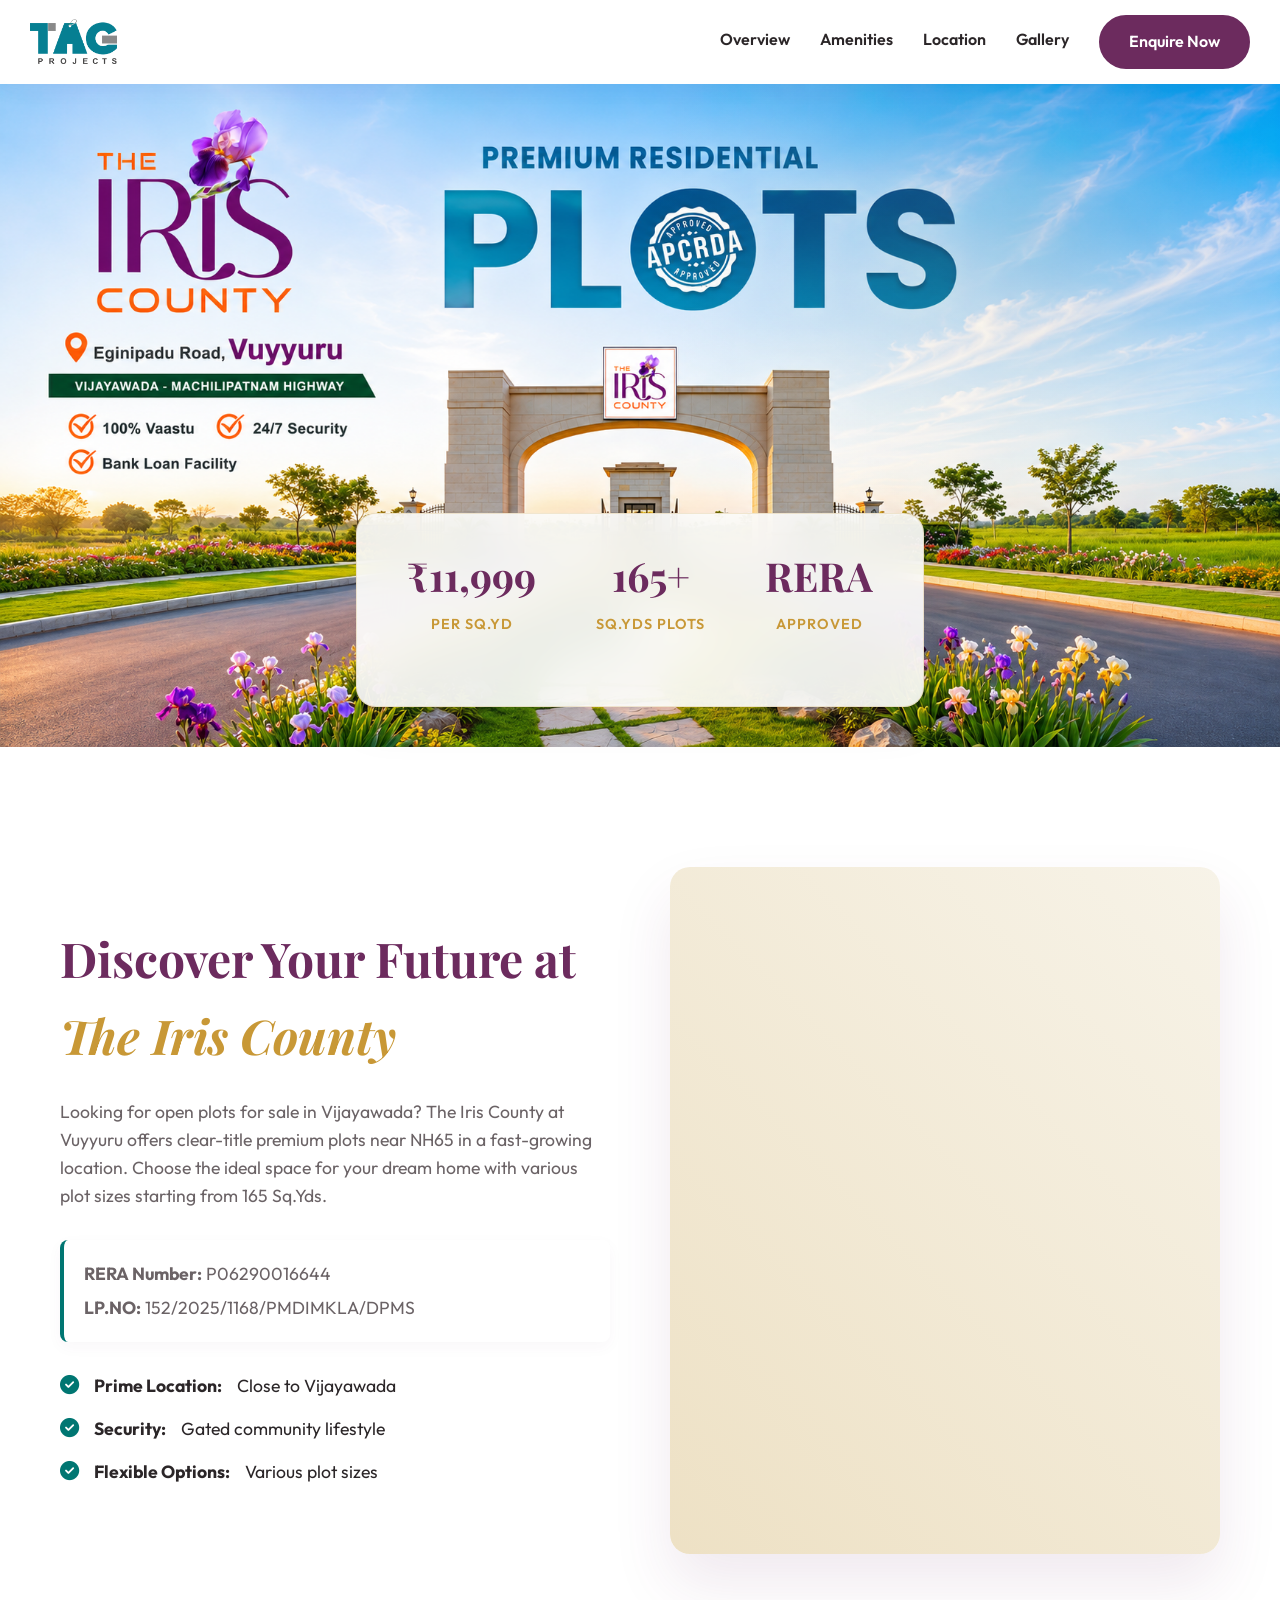
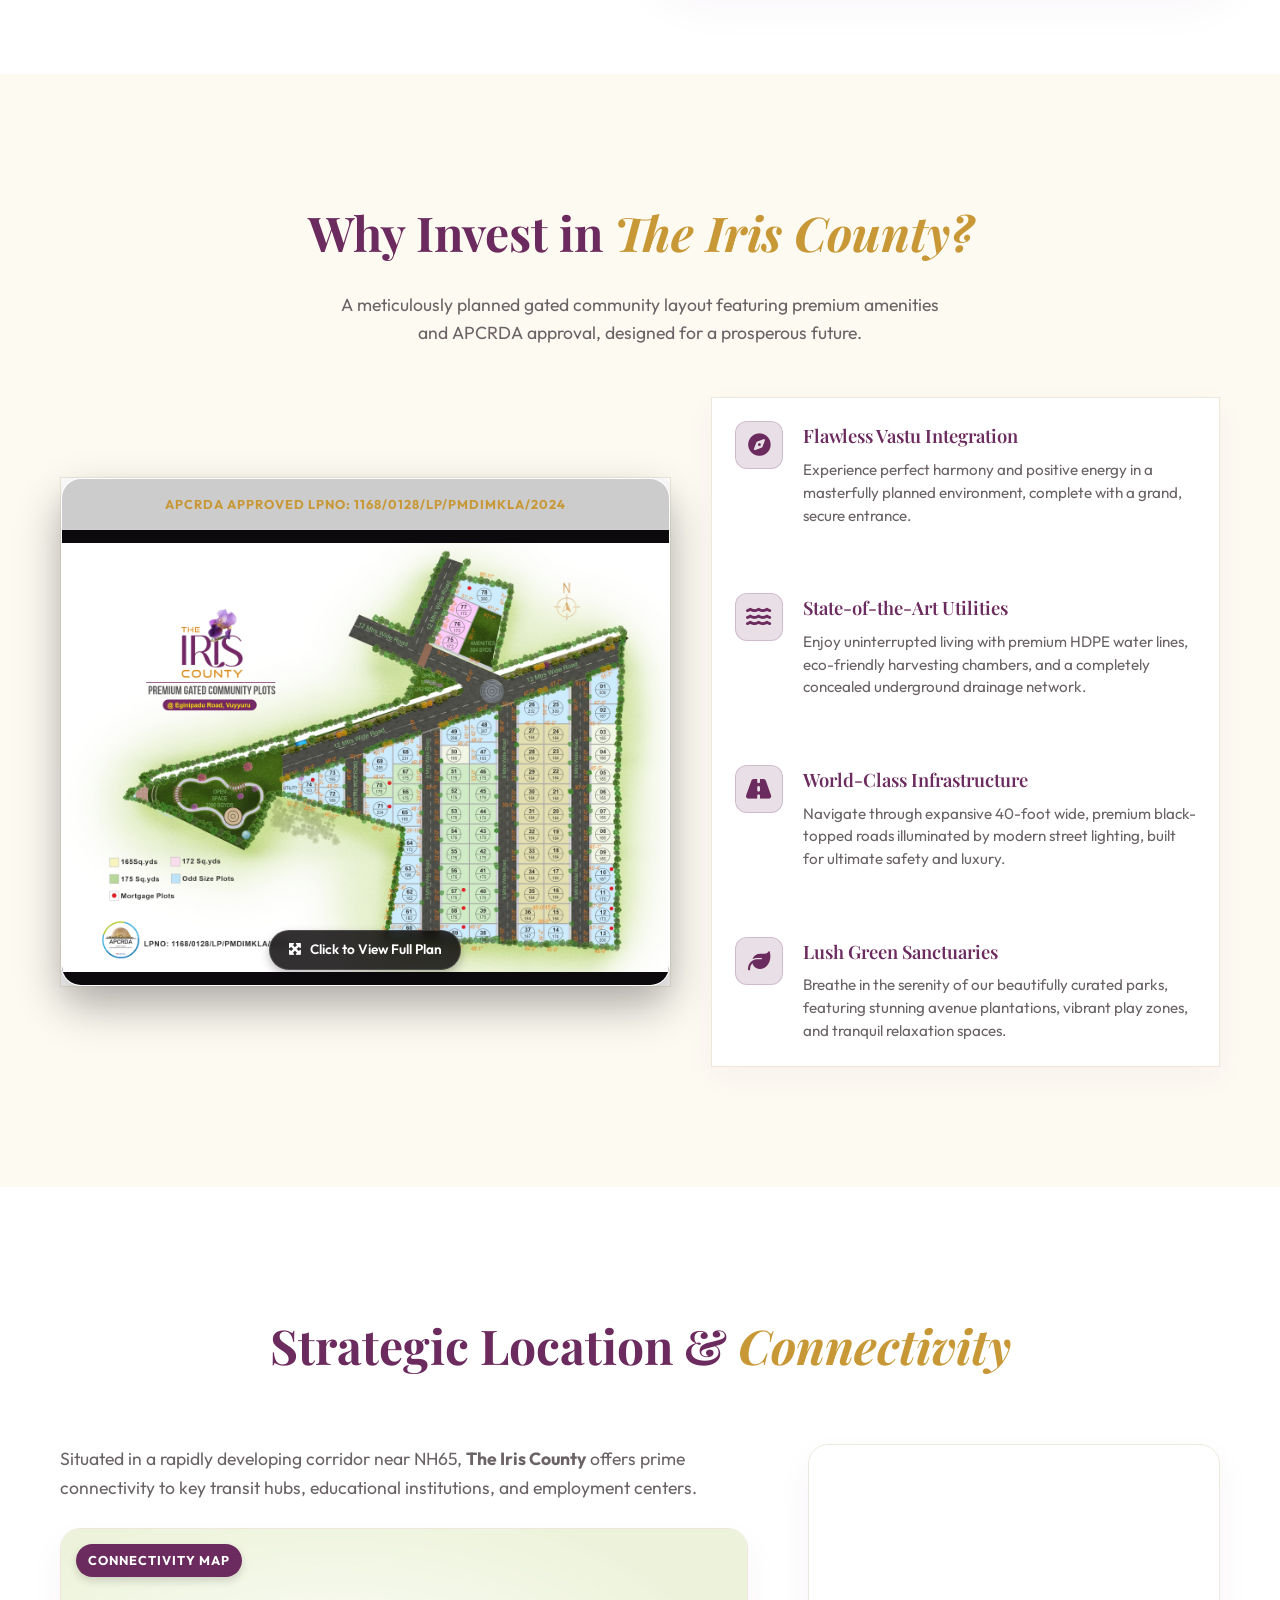
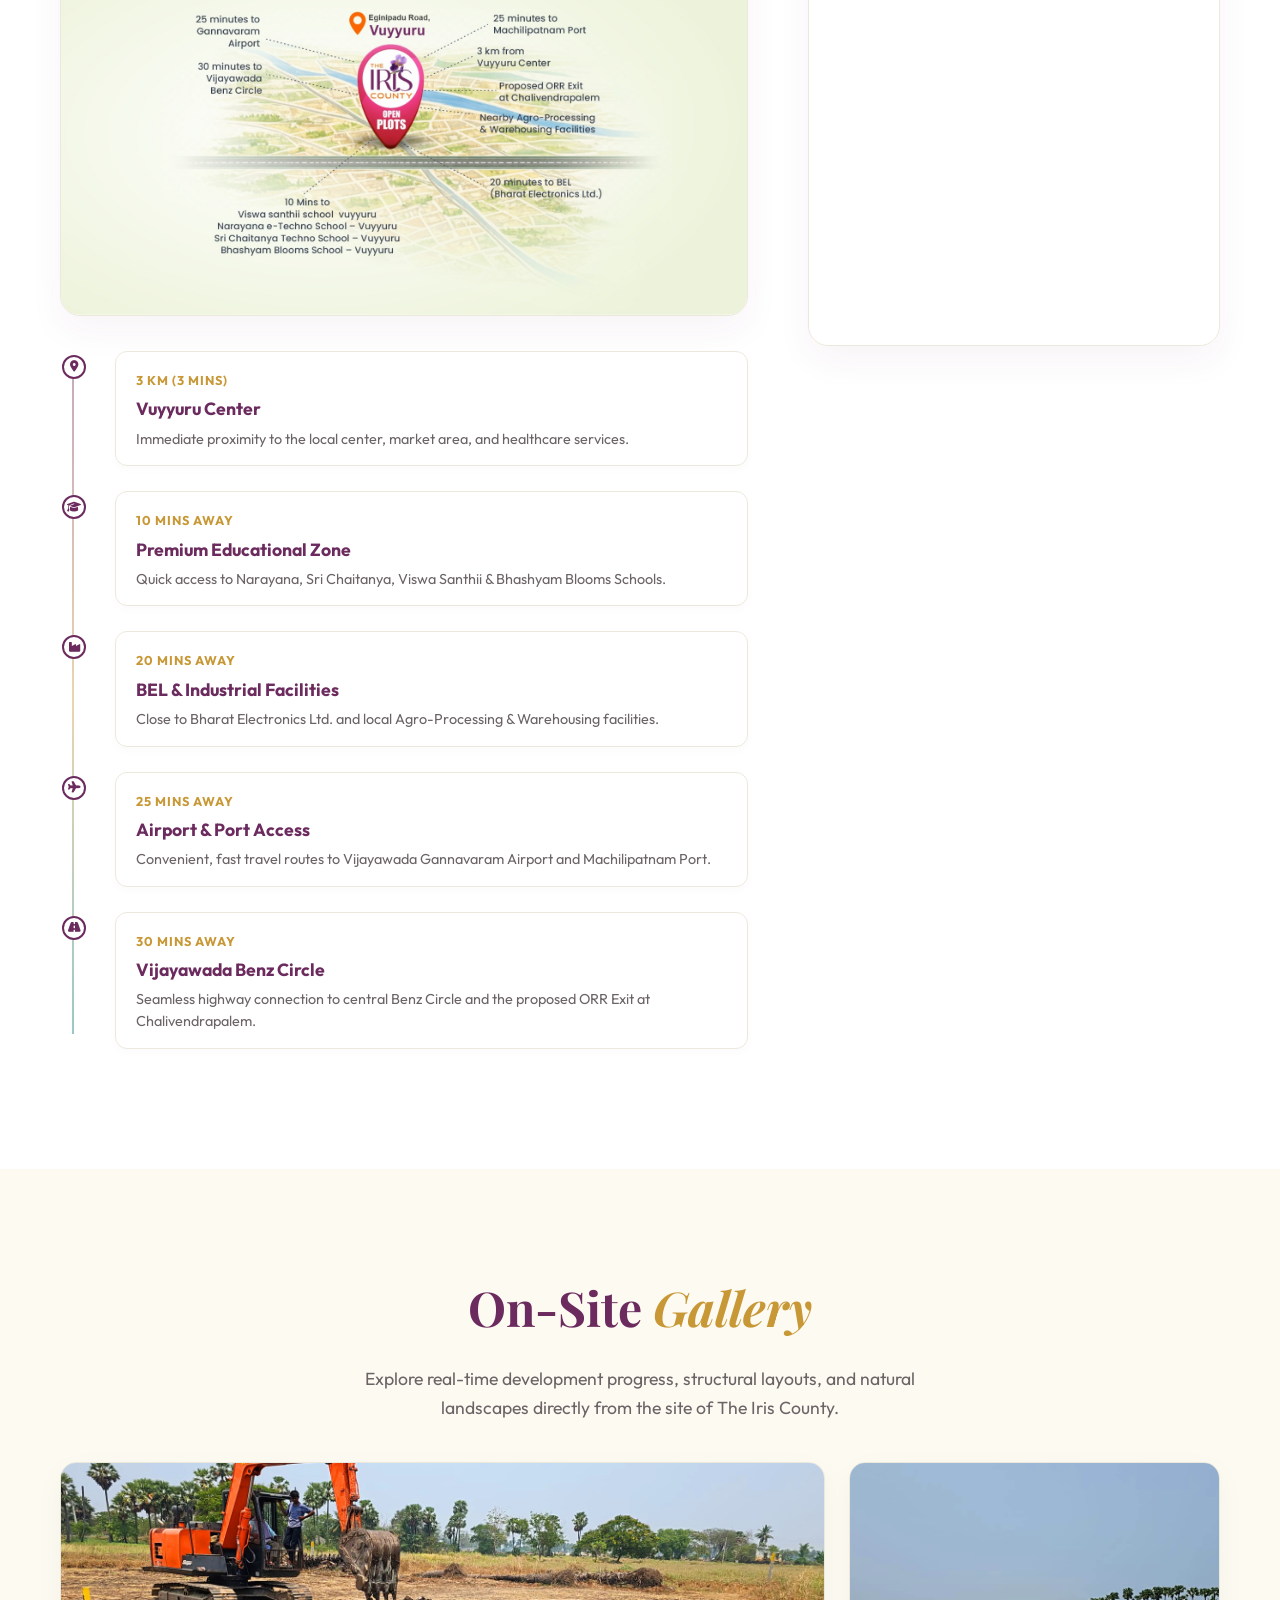
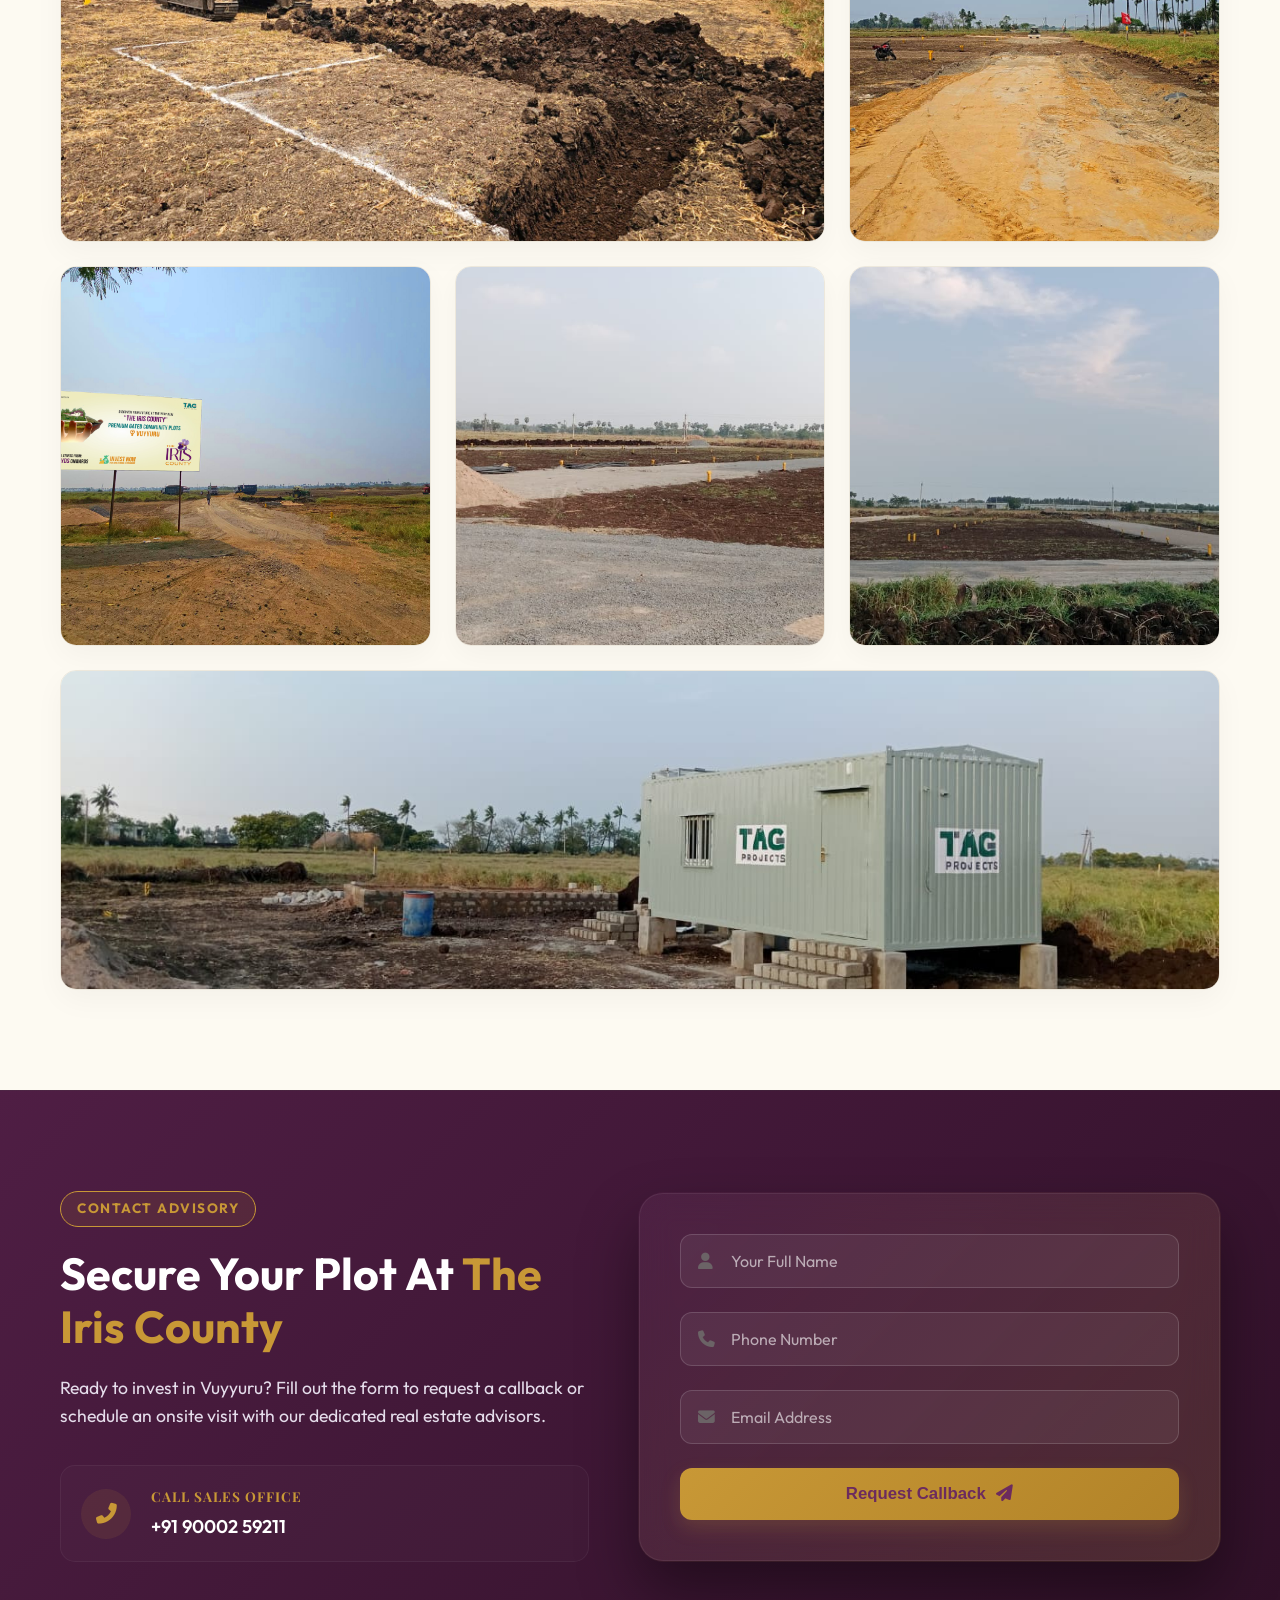
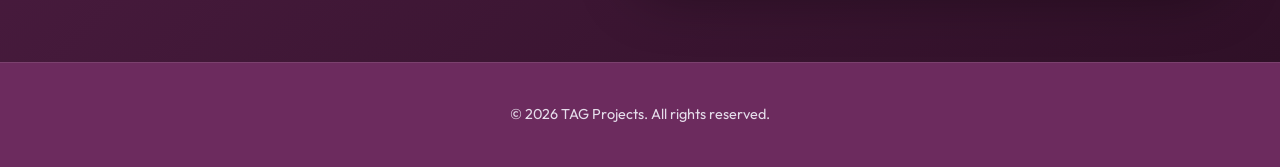
<file: index.html>
<!DOCTYPE html>
<html lang="en">
<head>
    <meta charset="UTF-8">
    <meta name="viewport" content="width=device-width, initial-scale=1.0">
    <title>The Iris County | Premium Gated Community Plots in Vuyyuru</title>
    <meta name="description" content="Open Plots for Sale in Vijayawada | Iris County at Vuyyuru, NH65. Clear-title plots near NH65 in a fast-growing location.">
    
    <!-- Google Fonts -->
    <link rel="preconnect" href="https://fonts.googleapis.com">
    <link rel="preconnect" href="https://fonts.gstatic.com" crossorigin>
    <link href="https://fonts.googleapis.com/css2?family=Outfit:wght@300;400;600;800&family=Playfair+Display:ital,wght@0,400;0,700;1,400&display=swap" rel="stylesheet">
    
    <!-- Icons -->
    <link rel="stylesheet" href="https://cdnjs.cloudflare.com/ajax/libs/font-awesome/6.4.0/css/all.min.css">
    
    <!-- Embedded CSS -->
    <style>
        /* 
          The Iris County - Signature Theme (Deep Purple, Gold, & Teal)
          Pure CSS, No JS
        */

        :root {
            --primary-color: #6c2b5e; /* Deep Purple from IRIS */
            --secondary-color: #c89836; /* Gold from COUNTY */
            --accent-green: #007672; /* Teal Green from TAG */
            --primary-dark: #4f1e44;
            --bg-main: #ffffff; /* Pure White */
            --bg-alt: #fdfaf2; /* Soft Cream */
            --bg-card: #ffffff;
            --text-main: #2b2628; /* Deep Charcoal */
            --text-muted: #6b6366; /* Muted Taupe */
            --border-color: #ede8dc;
            --font-heading: 'Playfair Display', serif;
            --font-body: 'Outfit', sans-serif;
            --transition: all 0.3s cubic-bezier(0.25, 0.8, 0.25, 1);
        }

        * {
            margin: 0;
            padding: 0;
            box-sizing: border-box;
            scroll-behavior: smooth;
        }

        body {
            font-family: var(--font-body);
            background-color: var(--bg-main);
            color: var(--text-main);
            line-height: 1.6;
            overflow-x: hidden;
        }

        h1, h2, h3, h4, h5, h6 {
            font-family: var(--font-heading);
            font-weight: 700;
            color: var(--text-main);
        }

        a {
            text-decoration: none;
            color: inherit;
            transition: var(--transition);
        }

        .container {
            max-width: 1200px;
            margin: 0 auto;
            padding: 0 20px;
        }

        /* Typography */
        .section-title {
            font-size: 3rem;
            margin-bottom: 1.5rem;
            color: var(--primary-color);
        }

        .section-title span {
            color: var(--secondary-color);
            font-style: italic;
        }

        /* Buttons */
        .btn-primary {
            display: inline-block;
            padding: 12px 28px;
            background-color: var(--primary-color);
            color: #ffffff;
            font-weight: 600;
            border-radius: 30px;
            border: 2px solid var(--primary-color);
            transition: var(--transition);
        }

        .btn-primary:hover {
            background-color: var(--secondary-color);
            border-color: var(--secondary-color);
            color: #ffffff;
            transform: translateY(-3px);
            box-shadow: 0 10px 20px rgba(200, 152, 54, 0.3);
        }

        /* Navbar - Always solid since JS is removed */
        .navbar {
            position: fixed;
            top: 0;
            left: 0;
            width: 100%;
            padding: 15px 0;
            z-index: 1000;
            transition: var(--transition);
            background: rgba(255, 255, 255, 0.98);
            backdrop-filter: blur(15px);
            -webkit-backdrop-filter: blur(15px);
            box-shadow: 0 5px 20px rgba(108, 43, 94, 0.05);
        }

        .nav-container {
            max-width: 1400px;
            margin: 0 auto;
            padding: 0 30px;
            display: flex;
            justify-content: space-between;
            align-items: center;
        }

        .logo {
            font-family: var(--font-heading);
            font-size: 2rem;
            font-weight: 700;
            letter-spacing: 2px;
            color: var(--primary-color);
        }

        .logo span {
            color: var(--secondary-color);
        }

        /* Pure CSS Mobile Menu Checkbox Hack */
        .menu-toggle {
            display: none;
        }

        .mobile-menu-btn {
            display: none;
            font-size: 1.5rem;
            cursor: pointer;
            color: var(--primary-color);
        }

        .nav-links {
            display: flex;
            align-items: center;
            gap: 30px;
        }

        .nav-links a:not(.btn-primary) {
            font-size: 1rem;
            font-weight: 600;
            position: relative;
            padding-bottom: 5px;
            color: var(--text-main);
        }

        .nav-links a:not(.btn-primary)::after {
            content: '';
            position: absolute;
            bottom: 0;
            left: 0;
            width: 0;
            height: 2px;
            background-color: var(--accent-green);
            transition: var(--transition);
        }

        .nav-links a:not(.btn-primary):hover::after {
            width: 100%;
        }

        .nav-links a:not(.btn-primary):hover {
            color: var(--accent-green);
        }

        /* Hero Section */
        .hero {
            position: relative;
            width: 100%;
            padding-top: 80px; /* Offset for fixed navbar */
            background: linear-gradient(135deg, #fdfaf2 0%, #ffffff 100%);
        }

        .hero picture {
            width: 100%;
            height: 100%;
            display: block;
        }

        .hero picture img {
            width: 100%;
            height: auto;
            display: block;
        }

        .hero::before {
            content: '';
            position: absolute;
            top: -20%;
            right: -10%;
            width: 60vw;
            height: 60vw;
            border-radius: 50%;
            background: radial-gradient(circle, rgba(200, 152, 54, 0.1) 0%, rgba(255,255,255,0) 70%);
            z-index: 0;
        }

        .hero-content {
            position: relative;
            z-index: 1;
            text-align: center;
            max-width: 800px;
            padding: 0 20px;
        }

        .hero h4 {
            color: var(--accent-green);
            text-transform: uppercase;
            letter-spacing: 4px;
            font-size: 1rem;
            margin-bottom: 20px;
            font-family: var(--font-body);
        }

        .hero h1 {
            font-size: 5rem;
            line-height: 1.1;
            margin-bottom: 30px;
            color: var(--primary-color);
        }

        .hero h1 span {
            font-style: italic;
            font-weight: 400;
            color: var(--secondary-color);
        }

        .hero p {
            font-size: 1.2rem;
            color: var(--text-muted);
            margin-bottom: 40px;
            max-width: 600px;
            margin-left: auto;
            margin-right: auto;
        }

        /* Glass Card */
        .hero-glass-card {
            position: absolute;
            bottom: 40px;
            left: 50%;
            transform: translateX(-50%);
            background: rgba(255, 255, 255, 0.9);
            backdrop-filter: blur(20px);
            -webkit-backdrop-filter: blur(20px);
            border: 1px solid rgba(200, 152, 54, 0.2);
            border-radius: 20px;
            padding: 30px 50px;
            display: flex;
            gap: 60px;
            z-index: 2;
            box-shadow: 0 20px 40px rgba(108, 43, 94, 0.08);
        }

        .stat {
            text-align: center;
        }

        .stat h3 {
            font-size: 2.5rem;
            color: var(--primary-color);
            margin-bottom: 5px;
        }

        .stat p {
            font-size: 0.9rem;
            text-transform: uppercase;
            letter-spacing: 1px;
            color: var(--secondary-color);
            font-weight: 600;
        }

        /* Overview Section */
        .overview {
            padding: 120px 0;
            position: relative;
            background-color: var(--bg-main);
        }

        .overview.alt-bg {
            background-color: var(--bg-alt);
        }

        .overview-grid {
            display: grid;
            grid-template-columns: 1fr 1fr;
            gap: 60px;
            align-items: center;
        }

        .overview-text p {
            color: var(--text-muted);
            font-size: 1.1rem;
            margin-bottom: 30px;
        }

        .feature-list {
            list-style: none;
        }

        .feature-list li {
            margin-bottom: 15px;
            font-size: 1.1rem;
            display: flex;
            align-items: center;
            gap: 15px;
            color: var(--text-main);
        }

        .feature-list li i {
            color: var(--accent-green);
            font-size: 1.2rem;
        }

        .image-wrapper {
            position: relative;
            border-radius: 20px;
            overflow: hidden;
            box-shadow: 0 30px 60px rgba(108, 43, 94, 0.1);
            aspect-ratio: 4/5;
        }

        .gradient-placeholder {
            width: 100%;
            height: 100%;
            background-color: #f7f3e8;
            display: flex;
            align-items: center;
            justify-content: center;
            position: relative;
        }

        .gradient-placeholder::after {
            content: '';
            position: absolute;
            top: 0; left: 0; right: 0; bottom: 0;
            background: linear-gradient(45deg, rgba(200, 152, 54, 0.2), rgba(255,255,255,0));
        }

        /* Amenities Cards */
        #amenities > .container > div > div {
            background: var(--bg-card) !important;
            border: 1px solid var(--border-color) !important;
            box-shadow: 0 10px 30px rgba(108, 43, 94, 0.04);
            transition: var(--transition);
        }

        #amenities > .container > div > div:hover {
            transform: translateY(-10px);
            box-shadow: 0 20px 40px rgba(200, 152, 54, 0.15);
            border-color: var(--secondary-color) !important;
        }

        #amenities h4 {
            color: var(--primary-color);
        }

        /* Highlight boxes */
        .overview-text > div {
            background: var(--bg-card) !important;
            border-left-color: var(--accent-green) !important;
            box-shadow: 0 5px 15px rgba(108, 43, 94, 0.04);
        }

        /* Footer */
        .footer {
            background-color: var(--primary-color);
            padding: 40px 0;
            border-top: 1px solid rgba(255,255,255,0.1);
        }

        .footer-content {
            display: grid;
            grid-template-columns: 2fr 1fr 1fr;
            gap: 40px;
            margin-bottom: 60px;
        }

        .footer-brand h2 {
            font-size: 2.5rem;
            margin-bottom: 15px;
            color: #ffffff;
        }

        .footer-brand span {
            color: var(--secondary-color);
        }

        .footer-brand p {
            color: #e5ddeb;
            max-width: 300px;
        }

        .footer h4 {
            font-size: 1.2rem;
            margin-bottom: 25px;
            color: var(--secondary-color);
        }

        .footer-links {
            display: flex;
            flex-direction: column;
            gap: 15px;
        }

        .footer-links a {
            color: #e5ddeb;
        }

        .footer-links a:hover {
            color: var(--secondary-color);
            padding-left: 5px;
        }

        .footer-contact p {
            color: #e5ddeb;
            margin-bottom: 15px;
            display: flex;
            align-items: center;
            gap: 15px;
        }

        .footer-contact i {
            color: var(--secondary-color);
        }

        .footer-bottom {
            text-align: center;
            color: #e5ddeb;
            font-size: 0.9rem;
        }

        /* Animations */
        .fade-up {
            animation: fadeUpAnim 1s cubic-bezier(0.25, 0.8, 0.25, 1) forwards;
        }

        .fade-in {
            animation: fadeInAnim 1s ease forwards;
        }

        .slide-right {
            animation: slideRightAnim 1s cubic-bezier(0.25, 0.8, 0.25, 1) forwards;
        }

        .slide-left {
            animation: slideLeftAnim 1s cubic-bezier(0.25, 0.8, 0.25, 1) forwards;
        }

        .delay-1 { animation-delay: 0.2s; }
        .delay-2 { animation-delay: 0.4s; }
        .delay-3 { animation-delay: 0.6s; }
        .delay-4 { animation-delay: 0.8s; }

        @keyframes fadeUpAnim {
            0% { opacity: 0; transform: translateY(30px); }
            100% { opacity: 1; transform: translateY(0); }
        }

        @keyframes fadeInAnim {
            0% { opacity: 0; }
            100% { opacity: 1; }
        }

        @keyframes slideRightAnim {
            0% { opacity: 0; transform: translateX(-50px); }
            100% { opacity: 1; transform: translateX(0); }
        }

        @keyframes slideLeftAnim {
            0% { opacity: 0; transform: translateX(50px); }
            100% { opacity: 1; transform: translateX(0); }
        }

        .location-grid {
            grid-template-columns: 1.25fr 0.75fr !important;
        }

        /* Location Section Styles */
        .infographic-wrapper {
            position: relative;
            border-radius: 20px;
            overflow: hidden;
            border: 1px solid var(--border-color);
            box-shadow: 0 15px 35px rgba(108, 43, 94, 0.05);
            transition: var(--transition);
            background: #ffffff;
            margin-bottom: 35px;
        }

        .infographic-wrapper:hover {
            transform: translateY(-5px);
            box-shadow: 0 25px 50px rgba(200, 152, 54, 0.12);
            border-color: var(--secondary-color);
        }

        .infographic-badge {
            position: absolute;
            top: 15px;
            left: 15px;
            background: var(--primary-color);
            color: #ffffff;
            padding: 6px 12px;
            font-size: 0.8rem;
            font-weight: 700;
            border-radius: 20px;
            letter-spacing: 1px;
            box-shadow: 0 4px 8px rgba(0,0,0,0.15);
            z-index: 10;
        }

        .connectivity-img {
            width: 100%;
            height: auto;
            display: block;
            transition: var(--transition);
        }

        .infographic-wrapper:hover .connectivity-img {
            transform: scale(1.02);
        }

        .location-desc {
            font-size: 1.1rem;
            color: var(--text-muted);
            margin-bottom: 25px;
            line-height: 1.7;
        }

        .map-container {
            position: relative;
            border-radius: 20px;
            overflow: hidden;
            box-shadow: 0 15px 35px rgba(108, 43, 94, 0.05);
            border: 1px solid var(--border-color);
            transition: var(--transition);
        }

        .map-container:hover {
            transform: translateY(-5px);
            box-shadow: 0 25px 50px rgba(200, 152, 54, 0.12);
            border-color: var(--secondary-color);
        }

        .map-container iframe {
            display: block;
            width: 100%;
            height: 500px;
            border: none;
        }

        /* Timeline Styles */
        .connectivity-timeline {
            position: relative;
            padding-left: 35px;
            margin-top: 15px;
        }

        .timeline-line {
            position: absolute;
            left: 12px;
            top: 15px;
            bottom: 15px;
            width: 2px;
            background: linear-gradient(to bottom, var(--primary-color) 0%, var(--secondary-color) 50%, var(--accent-green) 100%);
            opacity: 0.4;
        }

        .timeline-item {
            position: relative;
            margin-bottom: 25px;
            padding-left: 20px;
            transition: var(--transition);
        }

        .timeline-item:last-child {
            margin-bottom: 0;
        }

        .timeline-badge {
            position: absolute;
            left: -33px;
            top: 4px;
            width: 24px;
            height: 24px;
            border-radius: 50%;
            background: #ffffff;
            border: 2px solid var(--primary-color);
            display: flex;
            align-items: center;
            justify-content: center;
            z-index: 2;
            transition: var(--transition);
        }

        .timeline-badge i {
            font-size: 0.7rem;
            color: var(--primary-color);
            transition: var(--transition);
        }

        .timeline-time {
            display: inline-block;
            font-size: 0.8rem;
            font-weight: 700;
            text-transform: uppercase;
            color: var(--secondary-color);
            letter-spacing: 1px;
            margin-bottom: 5px;
        }

        .timeline-content {
            background: var(--bg-card);
            border: 1px solid var(--border-color);
            border-radius: 12px;
            padding: 15px 20px;
            box-shadow: 0 4px 10px rgba(108, 43, 94, 0.02);
            transition: var(--transition);
        }

        .timeline-content h4 {
            font-size: 1.1rem;
            color: var(--primary-color);
            margin-bottom: 5px;
            font-family: var(--font-body);
            font-weight: 700;
        }

        .timeline-content p {
            font-size: 0.9rem;
            color: var(--text-muted);
            line-height: 1.5;
        }

        /* Hover animations */
        .timeline-item:hover .timeline-content {
            transform: translateX(6px);
            border-color: var(--secondary-color);
            box-shadow: 0 10px 20px rgba(200, 152, 54, 0.08);
        }

        .timeline-item:hover .timeline-badge {
            background: var(--primary-color);
            border-color: var(--primary-color);
            transform: scale(1.15);
        }

        .timeline-item:hover .timeline-badge i {
            color: #ffffff;
        }

        /* Sticky map on desktop */
        @media (min-width: 993px) {
            .location-right {
                position: sticky;
                top: 110px;
                align-self: start;
            }
        }

        .detail-card i {
            font-size: 1.8rem;
            color: var(--primary-color);
            margin-top: 3px;
            background: rgba(108, 43, 94, 0.06);
            padding: 12px;
            border-radius: 10px;
            transition: var(--transition);
        }

        .detail-card:hover i {
            color: #ffffff;
            background: var(--primary-color);
        }

        .detail-card h5 {
            font-size: 1.1rem;
            color: var(--primary-color);
            margin-bottom: 8px;
            font-family: var(--font-body);
            font-weight: 700;
        }

        .detail-card p {
            font-size: 0.9rem;
            color: var(--text-muted);
            line-height: 1.5;
        }

        /* Responsive Breakpoints */
        @media (max-width: 992px) {
            .hero h1 { font-size: 3.5rem; }
            .hero-glass-card { width: 90%; padding: 20px; gap: 30px; justify-content: center; }
            .overview-grid { grid-template-columns: 1fr; gap: 40px; }
            .location-grid { grid-template-columns: 1fr !important; gap: 40px !important; }
            .image-wrapper { aspect-ratio: 16/9; }
            .map-container iframe { height: 380px; }
            .footer-content { grid-template-columns: 1fr; text-align: center; }
            .footer-links { align-items: center; }
            .footer-contact p { justify-content: center; }
        }

        @media (max-width: 768px) {
            .nav-container { padding: 0 20px; }
            .mobile-menu-btn { display: block; }
            
            /* Pure CSS Menu logic using checkbox hack */
            .nav-links { 
                display: none; 
                flex-direction: column;
                position: absolute;
                top: 100%;
                left: 0;
                width: 100%;
                background: rgba(255, 255, 255, 0.99);
                padding: 25px 0;
                box-shadow: 0 10px 20px rgba(108, 43, 94, 0.05);
                border-bottom: 1px solid var(--border-color);
                gap: 20px;
            }
            .menu-toggle:checked ~ .nav-links {
                display: flex;
            }

            .hero h1 { font-size: 2.5rem; }
            .hero-glass-card { display: none; }
            .section-title { font-size: 2.2rem; margin-bottom: 1.2rem; }
            .overview { padding: 80px 0; }
        }

        @media (max-width: 576px) {
            .section-title { font-size: 1.8rem; }
            .map-container iframe { height: 320px; }
            .connectivity-timeline { padding-left: 25px; }
            .timeline-line { left: 8px; }
            .timeline-badge { left: -28px; }
            .timeline-content { padding: 12px 15px; }
        }

        /* Creative Gallery Section Styles */
        .gallery-section {
            padding: 100px 0;
            background-color: var(--bg-alt);
        }



        /* Bento Grid Layout */
        .gallery-bento-grid {
            display: grid;
            grid-template-columns: repeat(3, 1fr);
            grid-gap: 24px;
            margin-top: 30px;
        }

        .gallery-item {
            position: relative;
            border-radius: 16px;
            overflow: hidden;
            height: 380px;
            border: 1px solid var(--border-color);
            box-shadow: 0 10px 30px rgba(0, 0, 0, 0.04);
            display: block;
            transition: var(--transition);
        }

        .gallery-item.hide {
            display: none;
        }

        /* Bento spans */
        .gallery-item.span-2-col {
            grid-column: span 2;
        }

        .gallery-item.span-3-col {
            grid-column: span 3;
            height: 320px;
        }

        .gallery-item-img {
            width: 100%;
            height: 100%;
            object-fit: cover;
        }

        /* Responsive grid adjustments */
        @media (max-width: 992px) {
            .gallery-bento-grid {
                grid-template-columns: repeat(2, 1fr);
            }
            
            .gallery-item.span-2-col {
                grid-column: span 2;
            }
            
            .gallery-item.span-3-col {
                grid-column: span 2;
                height: 380px;
            }
        }

        @media (max-width: 768px) {
            .gallery-section {
                padding: 60px 0;
            }
            
            .gallery-bento-grid {
                grid-template-columns: 1fr;
                grid-gap: 20px;
            }
            
            .gallery-item {
                grid-column: span 1 !important;
                height: 300px !important;
            }
        }

        /* Master Plan Map & Invest Grid styling */
        .invest-grid {
            display: grid;
            grid-template-columns: 1.2fr 1fr;
            gap: 40px;
            align-items: center;
            margin-top: 30px;
        }

        .invest-map-container {
            width: 100%;
        }

        .map-card {
            background: rgba(255, 255, 255, 0.02);
            border: 1px solid rgba(255, 255, 255, 0.08);
            border-radius: 20px;
            overflow: hidden;
            box-shadow: 0 20px 45px rgba(0, 0, 0, 0.3);
            transition: var(--transition);
        }

        .map-card:hover {
            border-color: var(--secondary-color);
            transform: translateY(-2px);
        }

        .map-header {
            background: rgba(0, 0, 0, 0.2);
            padding: 12px 20px;
            border-bottom: 1px solid rgba(255, 255, 255, 0.05);
            text-align: center;
        }

        .map-badge {
            color: var(--secondary-color);
            font-size: 0.8rem;
            font-weight: 700;
            letter-spacing: 1px;
            text-transform: uppercase;
        }

        .map-image-wrapper {
            position: relative;
            overflow: hidden;
            background: #0d0a0d;
            aspect-ratio: 4 / 3;
            display: flex;
            align-items: center;
            justify-content: center;
            cursor: zoom-in;
        }

        .map-plan-img {
            width: 100%;
            height: 100%;
            object-fit: contain;
            transition: transform 0.6s cubic-bezier(0.25, 0.8, 0.25, 1);
        }

        .map-image-wrapper:hover .map-plan-img {
            transform: scale(1.03);
        }

        .map-overlay-hint {
            position: absolute;
            bottom: 15px;
            left: 50%;
            transform: translateX(-50%);
            background: rgba(15, 12, 14, 0.85);
            border: 1px solid rgba(255, 255, 255, 0.15);
            padding: 8px 18px;
            border-radius: 30px;
            display: flex;
            align-items: center;
            gap: 8px;
            color: #ffffff;
            font-size: 0.85rem;
            font-weight: 600;
            pointer-events: none;
            transition: var(--transition);
            box-shadow: 0 4px 10px rgba(0, 0, 0, 0.25);
            backdrop-filter: blur(5px);
            z-index: 5;
        }

        .map-image-wrapper:hover .map-overlay-hint {
            background: var(--secondary-color);
            color: var(--primary-color);
            border-color: var(--secondary-color);
        }

        .invest-reasons {
            display: flex;
            flex-direction: column;
            gap: 20px;
        }

        .reason-card {
            background: rgba(255, 255, 255, 0.02);
            border: 1px solid rgba(255, 255, 255, 0.05);
            padding: 22px;
            border-radius: 16px;
            display: flex;
            align-items: flex-start;
            gap: 20px;
            transition: var(--transition);
        }

        .reason-card:hover {
            background: rgba(255, 255, 255, 0.04);
            border-color: var(--secondary-color);
            transform: translateX(5px);
        }

        .reason-icon-box {
            width: 48px;
            height: 48px;
            background: rgba(108, 43, 94, 0.15);
            border-radius: 12px;
            display: flex;
            align-items: center;
            justify-content: center;
            color: var(--primary-color);
            font-size: 1.4rem;
            flex-shrink: 0;
            border: 1px solid rgba(108, 43, 94, 0.2);
            transition: var(--transition);
        }

        .reason-card:hover .reason-icon-box {
            background: var(--primary-color);
            color: #ffffff;
            box-shadow: 0 4px 12px rgba(108, 43, 94, 0.3);
        }

        .reason-text h4 {
            font-size: 1.15rem;
            font-weight: 600;
            color: #ffffff;
            margin-bottom: 8px;
        }

        .reason-text p {
            color: var(--text-muted);
            font-size: 0.95rem;
            line-height: 1.5;
            margin-bottom: 0;
        }

        /* Enquiry Section styling */
        .enquiry-section {
            padding: 100px 0;
            background: linear-gradient(135deg, var(--primary-dark) 0%, #2f1027 100%);
            border-top: 1px solid rgba(255, 255, 255, 0.05);
        }

        .enquiry-container {
            display: grid;
            grid-template-columns: 1fr 1.1fr;
            gap: 50px;
            align-items: center;
        }

        .enquiry-info {
            color: #ffffff;
        }

        .enquiry-badge {
            background: rgba(200, 152, 54, 0.1);
            color: var(--secondary-color);
            border: 1px solid var(--secondary-color);
            padding: 6px 16px;
            border-radius: 30px;
            font-size: 0.85rem;
            font-weight: 700;
            text-transform: uppercase;
            letter-spacing: 1.5px;
            display: inline-block;
            margin-bottom: 20px;
        }

        .enquiry-info h2 {
            font-size: 2.8rem;
            margin-bottom: 20px;
            line-height: 1.2;
            font-family: var(--font-body);
            color: #ffffff;
        }

        .enquiry-info h2 span {
            color: var(--secondary-color);
        }

        .enquiry-info p {
            color: #e5ddeb;
            font-size: 1.1rem;
            line-height: 1.6;
            margin-bottom: 35px;
        }

        .enquiry-contact-cards {
            display: grid;
            grid-template-columns: 1fr;
            gap: 20px;
        }

        .contact-card-item {
            background: rgba(255, 255, 255, 0.02);
            border: 1px solid rgba(255, 255, 255, 0.05);
            padding: 20px;
            border-radius: 15px;
            display: flex;
            align-items: center;
            gap: 20px;
            transition: var(--transition);
            text-decoration: none;
            color: inherit;
        }

        .contact-card-item:hover {
            background: rgba(255, 255, 255, 0.04);
            border-color: var(--secondary-color);
            transform: translateX(5px);
        }

        /* Call button only acts as pointer/link on mobile */
        @media (min-width: 769px) {
            .contact-card-item {
                cursor: default;
            }
        }
        @media (max-width: 768px) {
            .contact-card-item {
                cursor: pointer;
            }
        }

        .contact-card-icon {
            width: 50px;
            height: 50px;
            background: rgba(200, 152, 54, 0.1);
            border-radius: 50%;
            display: flex;
            align-items: center;
            justify-content: center;
            color: var(--secondary-color);
            font-size: 1.3rem;
            flex-shrink: 0;
        }

        .contact-card-details h4 {
            font-size: 0.85rem;
            color: var(--secondary-color);
            text-transform: uppercase;
            letter-spacing: 1px;
            margin-bottom: 4px;
        }

        .contact-card-details p {
            font-size: 1.15rem;
            color: #ffffff;
            font-weight: 600;
            margin-bottom: 0;
        }

        /* Glassmorphic Form Card */
        .enquiry-form-card {
            background: rgba(255, 255, 255, 0.03);
            backdrop-filter: blur(15px);
            -webkit-backdrop-filter: blur(15px);
            border: 1px solid rgba(255, 255, 255, 0.08);
            border-radius: 24px;
            padding: 40px;
            box-shadow: 0 30px 60px rgba(0, 0, 0, 0.4);
            position: relative;
        }

        .enquiry-form-card::before {
            content: '';
            position: absolute;
            top: -2px;
            left: -2px;
            right: -2px;
            bottom: -2px;
            background: linear-gradient(135deg, var(--primary-color), var(--secondary-color));
            z-index: -1;
            border-radius: 26px;
            opacity: 0.15;
            transition: var(--transition);
        }

        .enquiry-form-card:hover::before {
            opacity: 0.3;
        }

        .enquiry-form-group {
            margin-bottom: 24px;
            position: relative;
        }

        .enquiry-form-group i {
            position: absolute;
            left: 18px;
            top: 50%;
            transform: translateY(-50%);
            color: var(--text-muted);
            font-size: 1.05rem;
            transition: var(--transition);
            z-index: 2;
        }

        .enquiry-form-group textarea + i {
            top: 22px;
            transform: none;
        }

        .enquiry-form-input {
            width: 100%;
            padding: 16px 20px 16px 50px;
            background: rgba(255, 255, 255, 0.06);
            border: 1px solid rgba(255, 255, 255, 0.15);
            border-radius: 12px;
            color: #ffffff;
            font-family: var(--font-body);
            font-size: 1rem;
            outline: none;
            transition: var(--transition);
            box-sizing: border-box;
        }

        .enquiry-form-input::placeholder {
            color: rgba(255, 255, 255, 0.6);
        }

        .enquiry-form-input:focus {
            background: rgba(255, 255, 255, 0.1);
            border-color: var(--secondary-color);
            box-shadow: 0 0 15px rgba(200, 152, 54, 0.25);
        }

        .enquiry-form-input:focus + i {
            color: var(--secondary-color);
        }

        /* Webkit autofill overrides to ensure dark background with white text */
        .enquiry-form-input:-webkit-autofill,
        .enquiry-form-input:-webkit-autofill:hover, 
        .enquiry-form-input:-webkit-autofill:focus {
            -webkit-text-fill-color: #ffffff !important;
            -webkit-box-shadow: 0 0 0px 1000px #4f1e44 inset !important;
            transition: background-color 5000s ease-in-out 0s;
        }

        .plot-pills-container {
            display: grid;
            grid-template-columns: repeat(4, 1fr);
            gap: 10px;
            margin-top: 10px;
        }

        .plot-pill {
            background: rgba(255, 255, 255, 0.02);
            border: 1px solid rgba(255, 255, 255, 0.1);
            border-radius: 8px;
            padding: 12px 6px;
            text-align: center;
            color: var(--text-muted);
            cursor: pointer;
            font-size: 0.85rem;
            font-weight: 600;
            transition: var(--transition);
            user-select: none;
        }

        .plot-pill:hover {
            border-color: var(--secondary-color);
            color: #ffffff;
        }

        .plot-pill.selected {
            background: var(--secondary-color);
            border-color: var(--secondary-color);
            color: var(--primary-color);
            font-weight: 700;
            box-shadow: 0 4px 12px rgba(200, 152, 54, 0.3);
        }

        .enquiry-submit-btn {
            width: 100%;
            background: linear-gradient(135deg, var(--secondary-color), #b28328);
            color: var(--primary-color);
            border: none;
            padding: 16px;
            border-radius: 12px;
            font-size: 1.05rem;
            font-weight: 700;
            cursor: pointer;
            transition: var(--transition);
            display: flex;
            align-items: center;
            justify-content: center;
            gap: 10px;
            outline: none;
            box-shadow: 0 8px 20px rgba(200, 152, 54, 0.2);
        }

        .enquiry-submit-btn:hover {
            transform: translateY(-2px);
            box-shadow: 0 12px 25px rgba(200, 152, 54, 0.35);
            background: linear-gradient(135deg, #dfab41, var(--secondary-color));
        }

        .enquiry-success-message {
            display: flex;
            flex-direction: column;
            align-items: center;
            justify-content: center;
            text-align: center;
            padding: 20px 0;
        }

        .success-checkmark {
            width: 80px;
            height: 80px;
            border-radius: 50%;
            background: rgba(46, 204, 113, 0.1);
            border: 2px solid #2ecc71;
            display: flex;
            align-items: center;
            justify-content: center;
            color: #2ecc71;
            font-size: 2.5rem;
            margin-bottom: 25px;
            animation: scaleIn 0.5s cubic-bezier(0.175, 0.885, 0.32, 1.275);
        }

        @keyframes scaleIn {
            from { transform: scale(0); }
            to { transform: scale(1); }
        }

        @media (max-width: 992px) {
            .invest-grid {
                grid-template-columns: 1fr;
                gap: 35px;
            }
            .enquiry-container {
                grid-template-columns: 1fr;
                gap: 40px;
            }
            .enquiry-info h2 {
                font-size: 2.2rem;
            }
        }

        /* Map Lightbox Modal Styles */
        .map-modal-overlay {
            position: fixed;
            top: 0;
            left: 0;
            width: 100%;
            height: 100%;
            height: 100dvh;
            background: rgba(10, 8, 10, 0.95);
            backdrop-filter: blur(15px);
            -webkit-backdrop-filter: blur(15px);
            z-index: 10010;
            display: none;
            align-items: center;
            justify-content: center;
            opacity: 0;
            transition: opacity 0.3s ease;
        }
        .map-modal-overlay.active {
            display: flex;
            opacity: 1;
        }
        .map-modal-content {
            max-width: 95%;
            max-height: 90%;
            position: relative;
            box-shadow: 0 25px 50px rgba(0,0,0,0.5);
            border-radius: 12px;
            overflow: auto;
            border: 1px solid rgba(255,255,255,0.1);
            background: #0d0a0d;
        }
        .map-modal-img {
            display: block;
            max-width: 100%;
            height: auto;
            max-height: 85vh;
            object-fit: contain;
            border-radius: 8px;
            transition: transform 0.3s cubic-bezier(0.25, 0.8, 0.25, 1);
            cursor: zoom-in;
            margin: 0 auto;
        }
        .map-modal-img.zoomed {
            max-height: none;
            max-width: none;
            width: 180%;
            cursor: zoom-out;
        }
        .map-modal-close {
            position: absolute;
            top: 30px;
            right: 30px;
            width: 44px;
            height: 44px;
            background: rgba(255,255,255,0.1);
            border: 1px solid rgba(255,255,255,0.2);
            border-radius: 50%;
            color: #ffffff;
            font-size: 1.2rem;
            display: flex;
            align-items: center;
            justify-content: center;
            cursor: pointer;
            transition: var(--transition);
            z-index: 10015;
        }
        .map-modal-close:hover {
            background: var(--secondary-color);
            border-color: var(--secondary-color);
            color: var(--primary-color);
            transform: scale(1.1) rotate(90deg);
        }
    </style>
</head>
<body>
    <!-- Navigation -->
    <nav class="navbar" id="navbar">
        <div class="nav-container">
            <a href="#" class="logo" style="display: flex; align-items: center;"><img src="images/logo.png" alt="TAG Projects" style="height: 45px; width: auto;"></a>
            
            <!-- Pure CSS Mobile Menu Toggle -->
            <input type="checkbox" id="menu-toggle" class="menu-toggle">
            <label for="menu-toggle" class="mobile-menu-btn">
                <i class="fas fa-bars"></i>
            </label>

            <div class="nav-links">
                <a href="#overview">Overview</a>
                <a href="#amenities">Amenities</a>
                <a href="#location">Location</a>
                <a href="#gallery">Gallery</a>
                <a href="#enquiry" class="btn-primary">Enquire Now</a>
            </div>
        </div>
    </nav>

    <!-- Hero Section -->
    <header class="hero" id="home">
        <picture>
            <source media="(max-width: 768px)" srcset="images/banner-desktop.png">
            <img src="images/banner-mobile.png" alt="The Iris County">
        </picture>
        <div class="hero-content">
            <!-- Text removed because it is baked into the banner image -->
        </div>
        <div class="hero-glass-card fade-in delay-4">
            <div class="stat">
                <h3>₹11,999</h3>
                <p>Per Sq.Yd</p>
            </div>
            <div class="stat">
                <h3>165+</h3>
                <p>Sq.Yds Plots</p>
            </div>
            <div class="stat">
                <h3>RERA</h3>
                <p>Approved</p>
            </div>
        </div>
    </header>

    <!-- Overview Section -->
    <section class="overview" id="overview">
        <div class="container">
            <div class="overview-grid">
                <div class="overview-text slide-right">
                    <h2 class="section-title">Discover Your Future at <span>The Iris County</span></h2>
                    <p>Looking for open plots for sale in Vijayawada? The Iris County at Vuyyuru offers clear-title premium plots near NH65 in a fast-growing location. Choose the ideal space for your dream home with various plot sizes starting from 165 Sq.Yds.</p>
                    
                    <div style="margin: 20px 0; padding: 20px; background: rgba(255,255,255,0.05); border-left: 4px solid var(--accent-green); border-radius: 8px;">
                        <p style="margin-bottom: 5px;"><strong>RERA Number:</strong> P06290016644</p>
                        <p style="margin-bottom: 0;"><strong>LP.NO:</strong> 152/2025/1168/PMDIMKLA/DPMS</p>
                    </div>

                    <ul class="feature-list" style="margin-top: 30px;">
                        <li><i class="fas fa-check-circle"></i> <b>Prime Location:</b> Close to Vijayawada</li>
                        <li><i class="fas fa-check-circle"></i> <b>Security:</b> Gated community lifestyle</li>
                        <li><i class="fas fa-check-circle"></i> <b>Flexible Options:</b> Various plot sizes</li>
                    </ul>
                </div>
                <div class="overview-image slide-left">
                    <div class="image-wrapper">
                        <!-- We can use the actual image from the website or keep the placeholder -->
                        <div class="gradient-placeholder" style="background-image: url('https://res.cloudinary.com/dijlcbuyn/image/upload/v1730521100/Iris_County_Image_e9axrt.png'); background-size: cover; background-position: center;">
                        </div>
                    </div>
                </div>
            </div>
        </div>
    </section>

    <!-- Amenities Section -->
    <section class="overview alt-bg" id="amenities">
        <div class="container">
            <h2 class="section-title" style="text-align: center; margin-bottom: 20px;">Why Invest in <span>The Iris County?</span></h2>
            <p style="text-align: center; color: var(--text-muted); max-width: 600px; margin: 0 auto 50px auto; font-size: 1.1rem;">A meticulously planned gated community layout featuring premium amenities and APCRDA approval, designed for a prosperous future.</p>
            
            <div class="invest-grid">
                <!-- Left: Master Plan Map (fits perfectly and zooms on hover) -->
                <div class="invest-map-container slide-right">
                    <div class="map-card">
                        <div class="map-header">
                            <span class="map-badge">APCRDA Approved LPNO: 1168/0128/LP/PMDIMKLA/2024</span>
                        </div>
                        <div class="map-image-wrapper" onclick="openMapModal()">
                            <img src="images/project layout.jpg" alt="The Iris County Master Layout Plan" class="map-plan-img">
                            <div class="map-overlay-hint">
                                <i class="fas fa-expand-arrows-alt"></i>
                                <span>Click to View Full Plan</span>
                            </div>
                        </div>
                    </div>
                </div>

                <!-- Right: Core Reasons Grid -->
                <div class="invest-reasons slide-left">
                    <div class="reason-card">
                        <div class="reason-icon-box">
                            <i class="fas fa-compass"></i>
                        </div>
                        <div class="reason-text">
                            <h4>Flawless Vastu Integration</h4>
                            <p>Experience perfect harmony and positive energy in a masterfully planned environment, complete with a grand, secure entrance.</p>
                        </div>
                    </div>
                    <div class="reason-card">
                        <div class="reason-icon-box">
                            <i class="fas fa-water"></i>
                        </div>
                        <div class="reason-text">
                            <h4>State-of-the-Art Utilities</h4>
                            <p>Enjoy uninterrupted living with premium HDPE water lines, eco-friendly harvesting chambers, and a completely concealed underground drainage network.</p>
                        </div>
                    </div>
                    <div class="reason-card">
                        <div class="reason-icon-box">
                            <i class="fas fa-road"></i>
                        </div>
                        <div class="reason-text">
                            <h4>World-Class Infrastructure</h4>
                            <p>Navigate through expansive 40-foot wide, premium black-topped roads illuminated by modern street lighting, built for ultimate safety and luxury.</p>
                        </div>
                    </div>
                    <div class="reason-card">
                        <div class="reason-icon-box">
                            <i class="fas fa-leaf"></i>
                        </div>
                        <div class="reason-text">
                            <h4>Lush Green Sanctuaries</h4>
                            <p>Breathe in the serenity of our beautifully curated parks, featuring stunning avenue plantations, vibrant play zones, and tranquil relaxation spaces.</p>
                        </div>
                    </div>
                </div>
            </div>
        </div>
    </section>

    <!-- Location & Connectivity Section -->
    <section class="overview" id="location">
        <div class="container">
            <h2 class="section-title" style="text-align: center; margin-bottom: 60px;">Strategic Location & <span>Connectivity</span></h2>
            <div class="overview-grid location-grid">
                <!-- Left Column: Infographic & Timeline -->
                <div class="location-left slide-right">
                    <p class="location-desc">Situated in a rapidly developing corridor near NH65, <strong>The Iris County</strong> offers prime connectivity to key transit hubs, educational institutions, and employment centers.</p>
                    
                    <div class="infographic-wrapper">
                        <span class="infographic-badge">CONNECTIVITY MAP</span>
                        <img src="images/connectivity-map.jpg" alt="The Iris County Connectivity Map" class="connectivity-img">
                    </div>

                    <!-- Interactive Vertical Timeline -->
                    <div class="connectivity-timeline">
                        <div class="timeline-line"></div>
                        
                        <div class="timeline-item">
                            <div class="timeline-badge"><i class="fas fa-map-marker-alt"></i></div>
                            <div class="timeline-content">
                                <span class="timeline-time">3 km (3 Mins)</span>
                                <h4>Vuyyuru Center</h4>
                                <p>Immediate proximity to the local center, market area, and healthcare services.</p>
                            </div>
                        </div>

                        <div class="timeline-item">
                            <div class="timeline-badge"><i class="fas fa-graduation-cap"></i></div>
                            <div class="timeline-content">
                                <span class="timeline-time">10 Mins away</span>
                                <h4>Premium Educational Zone</h4>
                                <p>Quick access to Narayana, Sri Chaitanya, Viswa Santhii & Bhashyam Blooms Schools.</p>
                            </div>
                        </div>

                        <div class="timeline-item">
                            <div class="timeline-badge"><i class="fas fa-industry"></i></div>
                            <div class="timeline-content">
                                <span class="timeline-time">20 Mins away</span>
                                <h4>BEL & Industrial Facilities</h4>
                                <p>Close to Bharat Electronics Ltd. and local Agro-Processing & Warehousing facilities.</p>
                            </div>
                        </div>

                        <div class="timeline-item">
                            <div class="timeline-badge"><i class="fas fa-plane"></i></div>
                            <div class="timeline-content">
                                <span class="timeline-time">25 Mins away</span>
                                <h4>Airport & Port Access</h4>
                                <p>Convenient, fast travel routes to Vijayawada Gannavaram Airport and Machilipatnam Port.</p>
                            </div>
                        </div>

                        <div class="timeline-item">
                            <div class="timeline-badge"><i class="fas fa-road"></i></div>
                            <div class="timeline-content">
                                <span class="timeline-time">30 Mins away</span>
                                <h4>Vijayawada Benz Circle</h4>
                                <p>Seamless highway connection to central Benz Circle and the proposed ORR Exit at Chalivendrapalem.</p>
                            </div>
                        </div>
                    </div>
                </div>

                <!-- Right Column: Interactive Map (Sticky) -->
                <div class="location-right slide-left">
                    <div class="map-container">
                        <iframe 
                            src="https://maps.google.com/maps?q=THE%20IRIS%20COUNTY:%20Premium%20Gated%20Community%20Plots,%20Vuyyuru&t=&z=14&ie=UTF8&iwloc=&output=embed" 
                            width="100%" 
                            height="450" 
                            style="border:0;" 
                            allowfullscreen="" 
                            loading="lazy">
                        </iframe>
                    </div>
                </div>
            </div>
        </div>
    </section>

    <!-- Gallery Section -->
    <section class="gallery-section" id="gallery">
        <div class="container">
            <h2 class="section-title" style="text-align: center; margin-bottom: 20px;">On-Site <span>Gallery</span></h2>
            <p style="text-align: center; color: var(--text-muted); max-width: 600px; margin: 0 auto 40px auto; font-size: 1.1rem;">Explore real-time development progress, structural layouts, and natural landscapes directly from the site of The Iris County.</p>

            <!-- Bento Grid -->
            <div class="gallery-bento-grid">
                <!-- Excavation: Span 2 cols -->
                <div class="gallery-item span-2-col" data-category="development">
                    <img src="images/iris-county1.jpg" alt="Excavation & Trenching" class="gallery-item-img">
                </div>

                <!-- Container Office 1: Span 1 col -->
                <div class="gallery-item" data-category="road-hoarding">
                    <img src="images/iris-county3.jpg" alt="TAG Projects Cabin" class="gallery-item-img">
                </div>

                <!-- Billboard: Span 1 col -->
                <div class="gallery-item" data-category="road-hoarding">
                    <img src="images/iris-county2.jpg" alt="TAG IRIS Advertisement Hoarding" class="gallery-item-img">
                </div>

                <!-- Leveling plots: Span 1 col -->
                <div class="gallery-item" data-category="development">
                    <img src="images/iris-county6.jpeg" alt="Plot Demarcation" class="gallery-item-img">
                </div>

                <!-- Palm road: Span 1 col -->
                <div class="gallery-item" data-category="landscape">
                    <img src="images/iris-county7.jpeg" alt="Scenic Palm Pathway" class="gallery-item-img">
                </div>

                <!-- Container Office 2 (wide): Span 3 cols -->
                <div class="gallery-item span-3-col" data-category="development">
                    <img src="images/iris-county5.jpeg" alt="Site Office" class="gallery-item-img">
                </div>
            </div>
        </div>
    </section>

    <!-- Enquiry Form Section -->
    <section class="enquiry-section" id="enquiry">
        <div class="container">
            <div class="enquiry-container">
                <!-- Left: Info & Contacts -->
                <div class="enquiry-info slide-right">
                    <span class="enquiry-badge">Contact Advisory</span>
                    <h2>Secure Your Plot At <span>The Iris County</span></h2>
                    <p>Ready to invest in Vuyyuru? Fill out the form to request a callback or schedule an onsite visit with our dedicated real estate advisors.</p>
                    
                    <div class="enquiry-contact-cards">
                        <a href="tel:+919000259211" class="contact-card-item" onclick="if(window.innerWidth > 768) { event.preventDefault(); }">
                            <div class="contact-card-icon">
                                <i class="fas fa-phone-alt"></i>
                            </div>
                            <div class="contact-card-details">
                                <h4>Call Sales Office</h4>
                                <p>+91 90002 59211</p>
                            </div>
                        </a>
                    </div>
                </div>

                <!-- Right: Glassmorphic Form Card -->
                <div class="enquiry-form-card slide-left">
                    <form id="contact-enquiry-form" onsubmit="handleEnquirySubmit(event)">
                        <div class="enquiry-form-group">
                            <input type="text" id="enquiry-name" class="enquiry-form-input" placeholder="Your Full Name" required>
                            <i class="fas fa-user"></i>
                        </div>
                        <div class="enquiry-form-group">
                            <input type="tel" id="enquiry-phone" class="enquiry-form-input" placeholder="Phone Number" required>
                            <i class="fas fa-phone"></i>
                        </div>
                        <div class="enquiry-form-group">
                            <input type="email" id="enquiry-email" class="enquiry-form-input" placeholder="Email Address" required>
                            <i class="fas fa-envelope"></i>
                        </div>
                        <button type="submit" class="enquiry-submit-btn">
                            <span>Request Callback</span>
                            <i class="fas fa-paper-plane"></i>
                        </button>
                    </form>
                </div>
            </div>
        </div>
    </section>

    <!-- Footer -->
    <footer class="footer" id="contact">
        <div class="container">
            <div class="footer-bottom">
                <p>&copy; 2026 TAG Projects. All rights reserved.</p>
            </div>
        </div>
    </footer>

    <!-- Map Lightbox Modal -->
    <div id="map-modal" class="map-modal-overlay" onclick="closeMapModal()">
        <button class="map-modal-close" onclick="closeMapModal(event)">
            <i class="fas fa-times"></i>
        </button>
        <div class="map-modal-content" onclick="event.stopPropagation()">
            <img src="images/project layout.jpg" alt="The Iris County Master Layout Plan Large" class="map-modal-img" id="map-modal-img">
        </div>
    </div>

    <!-- Promo Popup & Animations Module -->
    <div id="promo-popup" class="popup-overlay" style="display: none !important;">
        <!-- Background Animation Container -->
        <div class="popup-animations-container">
            <!-- Floating Balloons Container -->
            <div class="balloon-container"></div>
            
            <!-- Flying Airplane Container (Slower & Larger) -->
            <div class="flight-container">
                <svg class="flight-svg" viewBox="0 0 24 24" width="240" height="240">
                    <path fill="#c89836" d="M21 16v-2l-8-5V3.5c0-.83-.67-1.5-1.5-1.5S10 2.67 10 3.5V9l-8 5v2l8-2.5V19l-2 1.5V22l3.5-1 3.5 1v-1.5L14 19v-5.5L21 16z"/>
                </svg>
            </div>
        </div>

        <!-- Centered Card Container (Bigger Popup Message) -->
        <div class="popup-card">
            <!-- Close Button (Cross Icon) -->
            <button class="popup-close-btn" aria-label="Close Popup">
                <svg width="18" height="18" viewBox="0 0 24 24" fill="none" stroke="currentColor" stroke-width="2.5" stroke-linecap="round" stroke-linejoin="round">
                    <line x1="18" y1="6" x2="6" y2="18"></line>
                    <line x1="6" y1="6" x2="18" y2="18"></line>
                </svg>
            </button>
            
            <!-- Promo Image -->
            <!-- Update source path if hosted elsewhere -->
            <img src="images/pop up.jpeg" alt="Special Promo Offer" class="popup-img">

            <!-- Action Buttons Section -->
            <div class="popup-actions">
                <a href="tel:+919000259211" class="popup-btn btn-call" id="popup-btn-call">
                    <svg width="18" height="18" viewBox="0 0 24 24" fill="none" stroke="currentColor" stroke-width="2.5" stroke-linecap="round" stroke-linejoin="round" class="btn-icon">
                        <path d="M22 16.92v3a2 2 0 0 1-2.18 2 19.79 19.79 0 0 1-8.63-3.07 19.5 19.5 0 0 1-6-6 19.79 19.79 0 0 1-3.07-8.67A2 2 0 0 1 4.11 2h3a2 2 0 0 1 2 1.72 12.84 12.84 0 0 0 .7 2.81 2 2 0 0 1-.45 2.11L8.09 9.91a16 16 0 0 0 6 6l1.27-1.27a2 2 0 0 1 2.11-.45 12.84 12.84 0 0 0 2.81.7A2 2 0 0 1 22 16.92z"></path>
                    </svg>
                    Call Us
                </a>
                <a href="#contact" class="popup-btn btn-enquire" id="popup-btn-enquire">
                    <svg width="18" height="18" viewBox="0 0 24 24" fill="none" stroke="currentColor" stroke-width="2.5" stroke-linecap="round" stroke-linejoin="round" class="btn-icon">
                        <path d="M4 4h16c1.1 0 2 .9 2 2v12c0 1.1-.9 2-2 2H4c-1.1 0-2-.9-2-2V6c0-1.1.9-2 2-2z"></path>
                        <polyline points="22,6 12,13 2,6"></polyline>
                    </svg>
                    Enquire Now
                </a>
            </div>
        </div>

        <!-- Ground-Based Flowerpot Firecrackers -->
        <div class="flowerpot left-pot outer-pot"><div class="pot-cone"></div></div>
        <div class="flowerpot left-pot inner-pot"><div class="pot-cone"></div></div>
        <div class="flowerpot right-pot inner-pot"><div class="pot-cone"></div></div>
        <div class="flowerpot right-pot outer-pot"><div class="pot-cone"></div></div>

        <!-- Celebration People Footer (Bottom of Screen - Front & Background Rows with NRI/Villa messages) -->
        <div class="celebration-footer">
            <!-- Back Row (Background People) -->
            <div class="char-row back-row">
                <!-- Bg Char 1: Popper (Left) -->
                <div class="celebration-char popper" style="animation-delay: 0.15s;">
                    <div class="char-avatar">
                        <div class="char-hair style-3"></div>
                        <div class="char-head skin-2">
                            <div class="char-eye left"></div>
                            <div class="char-eye right"></div>
                            <div class="char-smile"></div>
                        </div>
                        <div class="char-body shirt-3"></div>
                        <div class="char-arm waving skin-2" style="animation-delay: 0.3s;"></div>
                        <div class="char-arm popper-arm skin-2">
                            <div class="popper-tube"></div>
                        </div>
                    </div>
                </div>

                <!-- Bg Char 2: Waving Character (Left-Center) -->
                <div class="celebration-char waving-char" style="animation-delay: 0.35s;">
                    <div class="char-avatar">
                        <div class="char-hair style-1"></div>
                        <div class="char-head skin-1">
                            <div class="char-eye left"></div>
                            <div class="char-eye right"></div>
                            <div class="char-smile"></div>
                        </div>
                        <div class="char-body shirt-1"></div>
                        <div class="char-arm waving skin-1" style="animation-delay: 0.1s;"></div>
                        <div class="char-arm left-arm skin-1"></div>
                    </div>
                </div>

                <!-- Bg Char 3: Popper (Center-Left) -->
                <div class="celebration-char popper" style="animation-delay: 0.25s;">
                    <div class="char-avatar">
                        <div class="char-hair style-2"></div>
                        <div class="char-head skin-3">
                            <div class="char-eye left"></div>
                            <div class="char-eye right"></div>
                            <div class="char-smile"></div>
                        </div>
                        <div class="char-body shirt-4"></div>
                        <div class="char-arm waving skin-3" style="animation-delay: 0.4s;"></div>
                        <div class="char-arm popper-arm skin-3">
                            <div class="popper-tube"></div>
                        </div>
                    </div>
                </div>

                <!-- Bg Char 4: Waving Character (Center) -->
                <div class="celebration-char waving-char" style="animation-delay: 0.45s;">
                    <div class="char-avatar">
                        <div class="char-hair style-1"></div>
                        <div class="char-head skin-2">
                            <div class="char-eye left"></div>
                            <div class="char-eye right"></div>
                            <div class="char-smile"></div>
                        </div>
                        <div class="char-body shirt-2"></div>
                        <div class="char-arm waving skin-2" style="animation-delay: 0.2s;"></div>
                        <div class="char-arm left-arm skin-2"></div>
                    </div>
                </div>

                <!-- Bg Char 5: Popper (Center-Right) -->
                <div class="celebration-char popper" style="animation-delay: 0.2s;">
                    <div class="char-avatar">
                        <div class="char-hair style-3"></div>
                        <div class="char-head skin-1">
                            <div class="char-eye left"></div>
                            <div class="char-eye right"></div>
                            <div class="char-smile"></div>
                        </div>
                        <div class="char-body shirt-3"></div>
                        <div class="char-arm waving skin-1" style="animation-delay: 0.6s;"></div>
                        <div class="char-arm popper-arm skin-1">
                            <div class="popper-tube"></div>
                        </div>
                    </div>
                </div>

                <!-- Bg Char 6: Waving Character (Right-Center) -->
                <div class="celebration-char waving-char" style="animation-delay: 0.5s;">
                    <div class="char-avatar">
                        <div class="char-hair style-2"></div>
                        <div class="char-head skin-3">
                            <div class="char-eye left"></div>
                            <div class="char-eye right"></div>
                            <div class="char-smile"></div>
                        </div>
                        <div class="char-body shirt-1"></div>
                        <div class="char-arm waving skin-3" style="animation-delay: 0s;"></div>
                        <div class="char-arm left-arm skin-3"></div>
                    </div>
                </div>

                <!-- Bg Char 7: Popper (Right) -->
                <div class="celebration-char popper" style="animation-delay: 0.3s;">
                    <div class="char-avatar">
                        <div class="char-hair style-1"></div>
                        <div class="char-head skin-2">
                            <div class="char-eye left"></div>
                            <div class="char-eye right"></div>
                            <div class="char-smile"></div>
                        </div>
                        <div class="char-body shirt-4"></div>
                        <div class="char-arm waving skin-2" style="animation-delay: 0.5s;"></div>
                        <div class="char-arm popper-arm skin-2">
                            <div class="popper-tube"></div>
                        </div>
                    </div>
                </div>
            </div>

            <!-- Front Row (Foreground People) -->
            <div class="char-row front-row">
                <!-- Char 1: Popper 1 (Left) -->
                <div class="celebration-char popper" style="animation-delay: 0.1s;">
                    <div class="speech-bubble">Namaste USA! 🙏</div>
                    <div class="char-avatar">
                        <div class="char-hair style-1"></div>
                        <div class="char-head skin-1">
                            <div class="char-eye left"></div>
                            <div class="char-eye right"></div>
                            <div class="char-smile"></div>
                        </div>
                        <div class="char-body shirt-1"></div>
                        <div class="char-arm waving skin-1" style="animation-delay: 0.2s;"></div>
                        <div class="char-arm popper-arm skin-1">
                            <div class="popper-tube"></div>
                        </div>
                    </div>
                </div>

                <!-- Char 2: Waving Character 1 (Left-Center) -->
                <div class="celebration-char waving-char" style="animation-delay: 0.4s;">
                    <div class="speech-bubble">Own a piece of India! 🌟</div>
                    <div class="char-avatar">
                        <div class="char-hair style-2"></div>
                        <div class="char-head skin-2">
                            <div class="char-eye left"></div>
                            <div class="char-eye right"></div>
                            <div class="char-smile"></div>
                        </div>
                        <div class="char-body shirt-2"></div>
                        <div class="char-arm waving skin-2" style="animation-delay: 0s;"></div>
                        <div class="char-arm left-arm skin-2"></div>
                    </div>
                </div>

                <!-- Char 3: Popper 2 (Center-Left) -->
                <div class="celebration-char popper" style="animation-delay: 0.2s;">
                    <div class="speech-bubble">Coming to the US! ✈️</div>
                    <div class="char-avatar">
                        <div class="char-hair style-3"></div>
                        <div class="char-head skin-3">
                            <div class="char-eye left"></div>
                            <div class="char-eye right"></div>
                            <div class="char-smile"></div>
                        </div>
                        <div class="char-body shirt-3"></div>
                        <div class="char-arm waving skin-3" style="animation-delay: 0.5s;"></div>
                        <div class="char-arm popper-arm skin-3">
                            <div class="popper-tube"></div>
                        </div>
                    </div>
                </div>

                <!-- Char 4: Waving Character 2 (Center-Right) -->
                <div class="celebration-char waving-char" style="animation-delay: 0.55s;">
                    <div class="speech-bubble">Your Dream Villa! 🏡</div>
                    <div class="char-avatar">
                        <div class="char-hair style-1"></div>
                        <div class="char-head skin-1">
                            <div class="char-eye left"></div>
                            <div class="char-eye right"></div>
                            <div class="char-smile"></div>
                        </div>
                        <div class="char-body shirt-4"></div>
                        <div class="char-arm waving skin-1" style="animation-delay: 0.3s;"></div>
                        <div class="char-arm left-arm skin-1"></div>
                    </div>
                </div>

                <!-- Char 5: Popper 3 (Right-Center) -->
                <div class="celebration-char popper" style="animation-delay: 0.15s;">
                    <div class="speech-bubble">Invest back home! 📈</div>
                    <div class="char-avatar">
                        <div class="char-hair style-2"></div>
                        <div class="char-head skin-2">
                            <div class="char-eye left"></div>
                            <div class="char-eye right"></div>
                            <div class="char-smile"></div>
                        </div>
                        <div class="char-body shirt-1"></div>
                        <div class="char-arm waving skin-2" style="animation-delay: 0.7s;"></div>
                        <div class="char-arm popper-arm skin-2">
                            <div class="popper-tube"></div>
                        </div>
                    </div>
                </div>

                <!-- Char 6: Waving Character 3 (Right) -->
                <div class="celebration-char waving-char" style="animation-delay: 0.5s;">
                    <div class="speech-bubble">Secure your roots! 🌱</div>
                    <div class="char-avatar">
                        <div class="char-hair style-3"></div>
                        <div class="char-head skin-3">
                            <div class="char-eye left"></div>
                            <div class="char-eye right"></div>
                            <div class="char-smile"></div>
                        </div>
                        <div class="char-body shirt-2"></div>
                        <div class="char-arm waving skin-3" style="animation-delay: 0.1s;"></div>
                        <div class="char-arm left-arm skin-3"></div>
                    </div>
                </div>

                <!-- Char 7: Popper 4 (Far-Right-Center) -->
                <div class="celebration-char popper" style="animation-delay: 0.3s;">
                    <div class="speech-bubble">Meet us in the US! 🤝</div>
                    <div class="char-avatar">
                        <div class="char-hair style-1"></div>
                        <div class="char-head skin-1">
                            <div class="char-eye left"></div>
                            <div class="char-eye right"></div>
                            <div class="char-smile"></div>
                        </div>
                        <div class="char-body shirt-3"></div>
                        <div class="char-arm waving skin-1" style="animation-delay: 0.4s;"></div>
                        <div class="char-arm popper-arm skin-1">
                            <div class="popper-tube"></div>
                        </div>
                    </div>
                </div>

                <!-- Bg Char 8: Waving Character (Right) -->
                <div class="celebration-char waving-char" style="animation-delay: 0.45s;">
                    <div class="speech-bubble">Welcome Home! ✨</div>
                    <div class="char-avatar">
                        <div class="char-hair style-2"></div>
                        <div class="char-head skin-2">
                            <div class="char-eye left"></div>
                            <div class="char-eye right"></div>
                            <div class="char-smile"></div>
                        </div>
                        <div class="char-body shirt-4"></div>
                        <div class="char-arm waving skin-2" style="animation-delay: 0.2s;"></div>
                        <div class="char-arm left-arm skin-2"></div>
                    </div>
                </div>
            </div>
        </div>
    </div>

    <!-- Styling Block -->
    <style>
        /* Popup Overlay Backdrop */
        .popup-overlay {
            position: fixed;
            top: 0;
            bottom: 0;
            left: 0;
            right: 0;
            width: 100%;
            height: 100%;
            height: 100dvh;
            background: rgba(108, 43, 94, 0.45); /* Tinted with deep purple theme */
            backdrop-filter: blur(10px);
            -webkit-backdrop-filter: blur(10px);
            z-index: 9990;
            display: flex;
            align-items: center;
            justify-content: center;
            opacity: 0;
            pointer-events: none;
            transition: opacity 0.5s ease;
            overflow: hidden; /* Prevent scrolling inside the overlay */
        }

        body.popup-open {
            overflow: hidden;
        }

        .popup-overlay.active {
            opacity: 1;
            pointer-events: auto;
        }

        /* Popup Content Card (Bigger popup message) */
        .popup-card {
            position: relative;
            max-width: 750px;
            width: 90%;
            background: #ffffff;
            border-radius: 20px;
            box-shadow: 0 25px 50px rgba(0, 0, 0, 0.3);
            border: 2px solid #c89836; /* Theme gold border */
            transform: scale(0.8);
            transition: transform 0.5s cubic-bezier(0.175, 0.885, 0.32, 1.275);
            z-index: 9999;
            margin-bottom: 80px; /* Leave space for characters at the bottom */
        }

        .popup-overlay.active .popup-card {
            transform: scale(1);
        }

        /* Promo Image inside Card */
        .popup-img {
            width: 100%;
            height: auto;
            display: block;
            border-radius: 18px 18px 0 0; /* Rounded top corners only to flow into action block */
        }

        /* Popup Action Buttons Block */
        .popup-actions {
            display: flex;
            gap: 15px;
            padding: 20px;
            background: #ffffff;
            border-radius: 0 0 18px 18px; /* Match card bottom corners */
            border-top: 1px solid #ede8dc;
            box-sizing: border-box;
        }

        .popup-btn {
            flex: 1;
            display: flex;
            align-items: center;
            justify-content: center;
            gap: 8px;
            padding: 12px 20px;
            font-family: 'Outfit', 'Inter', sans-serif;
            font-size: 1rem;
            font-weight: 700;
            text-decoration: none;
            border-radius: 30px;
            transition: all 0.3s cubic-bezier(0.25, 0.8, 0.25, 1);
            text-align: center;
            cursor: pointer;
            box-shadow: 0 4px 10px rgba(0, 0, 0, 0.1);
            outline: none;
            border: none;
        }

        /* Primary/Call Button (Sleek Purple theme) */
        .popup-btn.btn-call {
            background: #6c2b5e; /* Signature purple */
            color: #ffffff !important;
        }
        
        .popup-btn.btn-call:hover {
            background: #532048;
            transform: translateY(-2px);
            box-shadow: 0 6px 15px rgba(108, 43, 94, 0.3);
        }

        /* Secondary/Enquire Button (Signature Gold theme) */
        .popup-btn.btn-enquire {
            background: #c89836; /* Signature gold */
            color: #ffffff !important;
        }

        .popup-btn.btn-enquire:hover {
            background: #af8129;
            transform: translateY(-2px);
            box-shadow: 0 6px 15px rgba(200, 152, 54, 0.3);
        }

        .btn-icon {
            flex-shrink: 0;
            transition: transform 0.3s ease;
        }

        .popup-btn:hover .btn-icon {
            transform: scale(1.15);
        }

        /* Close Button (X Cross) */
        .popup-close-btn {
            position: absolute;
            top: 20px;
            left: 20px;
            width: 40px;
            height: 40px;
            background: rgba(255, 255, 255, 0.9);
            border: 1px solid #ede8dc;
            border-radius: 50%;
            display: flex;
            align-items: center;
            justify-content: center;
            cursor: pointer;
            color: #2b2628;
            box-shadow: 0 4px 10px rgba(0, 0, 0, 0.15);
            transition: all 0.3s cubic-bezier(0.25, 0.8, 0.25, 1);
            z-index: 10005;
            outline: none;
        }

        .popup-close-btn:hover {
            transform: scale(1.1) rotate(90deg);
            background: #ffffff;
            border-color: #6c2b5e; /* Primary purple color */
            color: #6c2b5e;
        }

        /* Animation Elements Wrapper */
        .popup-animations-container {
            position: absolute;
            top: 0;
            left: 0;
            width: 100%;
            height: 100%;
            pointer-events: none;
            z-index: 9995;
            overflow: hidden;
        }

        /* Flying Airplane Styles (Bigger & Slower) */
        .flight-container {
            position: absolute;
            width: 240px;
            height: 240px;
            left: -270px;
            bottom: -270px;
            pointer-events: none;
            opacity: 0;
            transition: opacity 0.3s ease;
        }

        .flight-container.animate {
            opacity: 1;
            animation: flightPath 11s linear forwards; /* Slower 11s duration */
        }

        .flight-svg {
            filter: drop-shadow(0 10px 15px rgba(0, 0, 0, 0.25));
        }

        /* Diagonal Flight Path */
        @keyframes flightPath {
            0% {
                transform: translate(0, 0) rotate(45deg);
            }
            100% {
                transform: translate(calc(100vw + 400px), calc(-100vh - 400px)) rotate(45deg);
            }
        }

        /* Ground-Based Flowerpot Firecrackers */
        .flowerpot {
            position: absolute;
            bottom: 0;
            width: 30px;
            height: 35px;
            z-index: 10002;
            pointer-events: none;
        }
        .left-pot.outer-pot {
            left: 3vw;
        }
        .left-pot.inner-pot {
            left: 10vw;
        }
        .right-pot.inner-pot {
            right: 10vw;
        }
        .right-pot.outer-pot {
            right: 3vw;
        }
        .pot-cone {
            width: 0;
            height: 0;
            border-left: 15px solid transparent;
            border-right: 15px solid transparent;
            border-bottom: 35px solid #d35400; /* Terracotta clay pot color */
            position: relative;
        }
        .inner-pot .pot-cone {
            border-left: 12px solid transparent;
            border-right: 12px solid transparent;
            border-bottom: 28px solid #e67e22; /* Slightly smaller clay pot */
        }
        .pot-cone::after {
            content: '';
            position: absolute;
            bottom: -35px;
            left: -4px;
            width: 8px;
            height: 4px;
            background: #ff5500;
            border-radius: 2px 2px 0 0;
            box-shadow: 0 0 8px #ff5500;
        }
        .inner-pot .pot-cone::after {
            bottom: -28px;
            left: -3px;
            width: 6px;
            height: 3px;
        }

        /* Flowerpot Sparks Fountain */
        .flowerpot-spark {
            position: absolute;
            width: 4px;
            height: 4px;
            border-radius: 50%;
            pointer-events: none;
            z-index: 9996;
            animation: flowerpotSparkFly 1.2s cubic-bezier(0.1, 0.8, 0.2, 1) forwards;
        }
        @keyframes flowerpotSparkFly {
            0% {
                transform: translate(0, 0) scale(1.5);
                opacity: 1;
            }
            80% {
                opacity: 0.9;
            }
            100% {
                transform: translate(var(--dx), var(--dy)) scale(0);
                opacity: 0;
            }
        }

        /* Confetti Particle Styling */
        .confetti {
            position: absolute;
            width: 10px;
            height: 10px;
            border-radius: 50% 20% 50% 50%;
            opacity: 0.95;
            pointer-events: none;
            z-index: 9996;
            animation: confettiFly 3s cubic-bezier(0.1, 0.8, 0.3, 1) forwards;
        }

        @keyframes confettiFly {
            0% {
                transform: translateY(0) translateX(0) rotate(0deg);
                opacity: 1;
            }
            80% {
                opacity: 0.8;
            }
            100% {
                transform: translateY(calc(-45vh - 100px)) translateX(var(--x-drift)) rotate(var(--r-drift));
                opacity: 0;
            }
        }

        /* Rocket & Blasting Fireworks Styling */
        .rocket {
            position: absolute;
            width: 6px;
            height: 20px;
            background: linear-gradient(to top, #ff3333, #f1c40f);
            border-radius: 2px;
            pointer-events: none;
            z-index: 9996;
            animation: rocketLaunch 1.2s cubic-bezier(0.25, 1, 0.5, 1) forwards;
            box-shadow: 0 0 8px #f1c40f;
        }
        .rocket::after {
            content: '';
            position: absolute;
            bottom: -12px;
            left: 1.5px;
            width: 3px;
            height: 12px;
            background: linear-gradient(to bottom, #ff9900, transparent);
        }
        @keyframes rocketLaunch {
            0% {
                transform: translateY(0) scaleY(1);
                opacity: 1;
            }
            90% {
                transform: translateY(var(--target-y)) scaleY(1);
                opacity: 1;
            }
            100% {
                transform: translateY(var(--target-y)) scaleY(0);
                opacity: 0;
            }
        }

        .spark {
            position: absolute;
            width: 6px;
            height: 6px;
            border-radius: 50%;
            pointer-events: none;
            z-index: 9996;
            animation: sparkBurst 1.2s cubic-bezier(0.1, 0.8, 0.3, 1) forwards;
            box-shadow: 0 0 8px currentColor, 0 0 16px currentColor;
        }
        @keyframes sparkBurst {
            0% {
                transform: translate(0, 0) scale(1.5);
                opacity: 1;
            }
            50% {
                opacity: 1;
            }
            100% {
                transform: translate(var(--dx), var(--dy)) scale(0);
                opacity: 0;
            }
        }

        /* Celebration People Panel at the Bottom */
        .celebration-footer {
            position: absolute;
            bottom: 0;
            left: 0;
            width: 100%;
            height: 160px;
            pointer-events: none;
            z-index: 10000;
            overflow: visible;
        }

        .char-row {
            position: absolute;
            bottom: 0;
            left: 0;
            width: 100%;
            display: flex;
            justify-content: space-around;
            align-items: flex-end;
            padding: 0 3vw;
            height: 140px;
            overflow: visible;
        }

        .char-row.back-row {
            bottom: 25px;
            z-index: 9998;
        }

        .char-row.front-row {
            bottom: 0;
            z-index: 10000;
        }

        /* Waving/Popping Cartoon Characters */
        .celebration-char {
            position: relative;
            display: flex;
            flex-direction: column;
            align-items: center;
            width: 75px;
            opacity: 0;
            transform: translateY(40px);
            transition: all 0.6s cubic-bezier(0.175, 0.885, 0.32, 1.275);
        }

        .popup-overlay.active .char-row.front-row .celebration-char {
            opacity: 1;
            transform: translateY(0);
        }

        .char-row.back-row .celebration-char {
            transform: translateY(40px) scale(0.8);
        }

        .popup-overlay.active .char-row.back-row .celebration-char {
            opacity: 0.85;
            transform: translateY(0) scale(0.8);
        }

        .char-avatar {
            position: relative;
            width: 50px;
            height: 70px;
        }

        /* Head */
        .char-head {
            position: absolute;
            top: 10px;
            left: 12px;
            width: 26px;
            height: 26px;
            border-radius: 50%;
            z-index: 5;
        }

        .skin-1 { background: #ffd8b3; }
        .skin-2 { background: #f0c294; }
        .skin-3 { background: #e0ac69; }

        /* Eyes */
        .char-eye {
            position: absolute;
            top: 9px;
            width: 2.5px;
            height: 2.5px;
            background: #2b2628;
            border-radius: 50%;
        }
        .char-eye.left { left: 7px; }
        .char-eye.right { right: 7px; }

        /* Smile */
        .char-smile {
            position: absolute;
            bottom: 4px;
            left: 9px;
            width: 8px;
            height: 5px;
            border-bottom: 2.2px solid #2b2628;
            border-radius: 0 0 50% 50% / 0 0 100% 100%;
        }

        /* Hair styles */
        .char-hair {
            position: absolute;
            top: 5px;
            left: 9px;
            width: 32px;
            height: 16px;
            border-radius: 20px 20px 0 0;
            background: #2b2628;
            z-index: 6;
        }
        .char-hair.style-2 { background: #8e6c50; border-radius: 10px 20px 0 10px; }
        .char-hair.style-3 { background: #dca72a; border-radius: 12px 12px 6px 6px; }

        /* Shirt Body */
        .char-body {
            position: absolute;
            bottom: 0;
            left: 7px;
            width: 36px;
            height: 38px;
            border-radius: 16px 16px 0 0;
            z-index: 4;
            box-shadow: inset 0 2px 4px rgba(0,0,0,0.1);
        }
        .shirt-1 { background: #6c2b5e; }
        .shirt-2 { background: #007672; }
        .shirt-3 { background: #c89836; }
        .shirt-4 { background: #e85c84; }

        /* Arms */
        .char-arm {
            position: absolute;
            width: 7px;
            height: 22px;
            border-radius: 4px;
            z-index: 3;
        }

        /* Waving Arm (Climbing up, waving) */
        .char-arm.waving {
            top: 40px;
            right: -3px;
            animation: waveHand 1.1s ease-in-out infinite alternate;
            transform-origin: top left;
            transform: rotate(-120deg);
        }

        @keyframes waveHand {
            0% {
                transform: rotate(-105deg);
            }
            100% {
                transform: rotate(-145deg);
            }
        }

        /* Confetti shooter arm */
        .char-arm.popper-arm {
            top: 42px;
            left: -3px;
            transform: rotate(35deg);
        }

        .popper-tube {
            position: absolute;
            bottom: -8px;
            left: -2px;
            width: 11px;
            height: 15px;
            background: linear-gradient(135deg, #c89836, #e5c477);
            border-radius: 2px;
            transform: rotate(-45deg);
            box-shadow: 0 2px 4px rgba(0,0,0,0.15);
        }

        /* Left resting arm */
        .char-arm.left-arm {
            top: 42px;
            left: -3px;
        }

        /* Speech Bubble ("Bye Bye!") */
        .speech-bubble {
            position: absolute;
            top: -38px;
            background: #ffffff;
            border: 1px solid #ede8dc;
            color: #6c2b5e;
            font-size: 0.7rem;
            font-weight: 700;
            padding: 5px 9px;
            border-radius: 10px;
            white-space: nowrap;
            box-shadow: 0 4px 10px rgba(108, 43, 94, 0.1);
            opacity: 0;
            transform: translateY(12px) scale(0.8);
            animation: bubbleSway 2.2s ease-in-out infinite alternate;
            animation-delay: inherit;
            z-index: 10;
            pointer-events: none;
        }

        .popup-overlay.active .speech-bubble {
            opacity: 1;
            transform: translateY(0) scale(1);
            transition: all 0.6s cubic-bezier(0.175, 0.885, 0.32, 1.275);
            transition-delay: inherit;
        }

        .speech-bubble::after {
            content: '';
            position: absolute;
            bottom: -5px;
            left: 50%;
            transform: translateX(-50%) rotate(45deg);
            width: 8px;
            height: 8px;
            background: #ffffff;
            border-right: 1px solid #ede8dc;
            border-bottom: 1px solid #ede8dc;
        }

        @keyframes bubbleSway {
            0% { transform: translateY(0) scale(1); }
            100% { transform: translateY(-4px) scale(1.04); }
        }

        /* Responsive Adjustments for Celebration Characters */
        @media (max-width: 992px) {
            .celebration-char {
                width: 65px;
            }
        }

        @media (max-width: 768px) {
            .celebration-footer {
                height: 130px;
            }
            .char-row {
                padding: 0 2vw;
                height: 110px;
            }
            .char-row.back-row {
                bottom: 15px;
                display: none; /* Hide background row on tablet/mobile screens */
            }
            .celebration-char {
                width: 48px;
            }
            .char-row.front-row .celebration-char:nth-child(3n) {
                display: none; /* Hide every 3rd character in front row on tablet */
            }
            .char-avatar {
                width: 40px;
                height: 55px;
            }
            .char-head {
                width: 22px;
                height: 22px;
                left: 9px;
            }
            .char-hair {
                width: 26px;
                left: 7px;
            }
            .char-body {
                width: 28px;
                height: 30px;
                left: 6px;
            }
            .char-arm.waving {
                top: 32px;
                right: -2px;
            }
            .char-arm.popper-arm {
                top: 34px;
            }
            .char-arm.left-arm {
                top: 34px;
            }
            .speech-bubble {
                top: -34px;
                font-size: 0.6rem;
                padding: 3px 6px;
            }
            .popup-card {
                margin-bottom: 110px; /* Leave more spacing for small views */
            }
            .popup-close-btn {
                top: -55px !important; /* Position clearly above the image on mobile view */
                left: 10px !important;  /* Position slightly inset from left edge of the card */
                background: #ffffff !important;
                border: 2px solid #6c2b5e !important;
                color: #6c2b5e !important;
                box-shadow: 0 4px 12px rgba(0, 0, 0, 0.2) !important;
            }
        }

        @media (max-width: 480px) {
            /* Only show 4 characters from front row on small mobile screens */
            .char-row.front-row .celebration-char:nth-child(even) {
                display: none;
            }
        }
    </style>

    <!-- Scripting Block -->
    <script>
        (function() {
            let popupTimer = null;
            const delayMs = 3000; // 3-second delay

            // DOM elements
            const overlay = document.getElementById('promo-popup');
            const closeBtn = overlay.querySelector('.popup-close-btn');
            const flightContainer = overlay.querySelector('.flight-container');
            const balloonContainer = overlay.querySelector('.balloon-container');

            // Initial setup
            // initEvents();

            function initEvents() {
                // Listen to clicks on the entire document and check if it's a button or link
                document.addEventListener('click', (e) => {
                    const clickTarget = e.target.closest('button, a, input[type="submit"], input[type="button"], .mobile-menu-btn');
                    if (clickTarget) {
                        // If it's the close button, don't trigger the timer!
                        if (clickTarget.closest('.popup-close-btn')) return;
                        
                        console.log('Button/Link clicked, scheduling popup in 3 seconds');
                        startPopupTimer();
                    }
                });

                // Close button click
                closeBtn.addEventListener('click', (e) => {
                    e.stopPropagation();
                    closePopup();
                });

                // Close when clicking overlay backdrop outside the card
                overlay.addEventListener('click', (e) => {
                    if (e.target === overlay) {
                        closePopup();
                    }
                });

                // Close when clicking Enquire Now button (it scrolls to #contact on same page)
                const enquireBtn = overlay.querySelector('.btn-enquire');
                if (enquireBtn) {
                    enquireBtn.addEventListener('click', () => {
                        closePopup();
                    });
                }
            }

            // Start delay timer
            function startPopupTimer() {
                // Don't schedule if popup is already open
                if (overlay.classList.contains('active')) return;

                // Clear any active timer to debounce rapid button clicks
                if (popupTimer) clearTimeout(popupTimer);

                popupTimer = setTimeout(() => {
                    showPopup();
                }, delayMs);
            }

            // Save scroll position for mobile lock
                       // Show Popup and trigger animations
            function showPopup() {
                console.log('Displaying popup and starting animations');
                
                // Lock scrolling on mobile without jumping
                scrollPosition = window.pageYOffset || document.documentElement.scrollTop;
                document.body.style.position = 'fixed';
                document.body.style.top = `-${scrollPosition}px`;
                document.body.style.left = '0';
                document.body.style.width = '100%';
                document.body.classList.add('popup-open');
                
                overlay.classList.add('active');
                
                // Trigger airplane flight
                triggerFlight();
                
                // Start ground flowerpot firecrackers
                startFlowerpots();

                // Trigger surprise confetti pop
                popConfetti();

                // Start celebration rockets and blasting
                startFireworks();
            }

            // Close Popup and stop animations
            function closePopup() {
                console.log('Closing popup and clearing animations');
                overlay.classList.remove('active');
                
                // Restore scroll position
                document.body.style.position = '';
                document.body.style.top = '';
                document.body.style.left = '';
                document.body.style.width = '';
                document.body.classList.remove('popup-open');
                
                // Instant scroll restore
                document.documentElement.style.scrollBehavior = 'auto';
                window.scrollTo(0, scrollPosition);
                document.documentElement.style.scrollBehavior = '';
                
                flightContainer.classList.remove('animate');
                balloonContainer.innerHTML = '';
                
                // Clear any active confetti
                const confettiElements = overlay.querySelectorAll('.confetti');
                confettiElements.forEach(el => el.remove());

                // Stop celebration rockets and blasting
                stopFireworks();
                
                // Stop ground flowerpot firecrackers
                stopFlowerpots();
            }

            // Reset flight class to re-animate
            function triggerFlight() {
                flightContainer.classList.remove('animate');
                void flightContainer.offsetWidth; // Force CSS reflow to restart keyframe
                flightContainer.classList.add('animate');
            }

            // Ground-Based Flowerpot Firecrackers Logic
            let flowerpotInterval = null;

            function startFlowerpots() {
                if (flowerpotInterval) clearInterval(flowerpotInterval);
                flowerpotInterval = setInterval(() => {
                    if (overlay.classList.contains('active')) {
                        // Outer pots (higher spray)
                        createFlowerpotSpark(true, '3vw', 15, 35, 1.1);   // Outer Left
                        createFlowerpotSpark(false, '3vw', 15, 35, 1.1);  // Outer Right
                        
                        // Inner pots (slightly lower, staggered)
                        if (Math.random() > 0.1) {
                            createFlowerpotSpark(true, '10vw', 12, 28, 0.75);  // Inner Left
                            createFlowerpotSpark(false, '10vw', 12, 28, 0.75); // Inner Right
                        }
                    }
                }, 30); // Continuous spray of golden sparks every 30ms for massive celebration!
            }

            function stopFlowerpots() {
                if (flowerpotInterval) {
                    clearInterval(flowerpotInterval);
                    flowerpotInterval = null;
                }
                const activeFlowerpotSparks = overlay.querySelectorAll('.flowerpot-spark');
                activeFlowerpotSparks.forEach(el => el.remove());
            }

            function createFlowerpotSpark(isLeft, basePos, offsetPx, nozzleHeight, heightScale) {
                const spark = document.createElement('div');
                spark.className = 'flowerpot-spark';
                
                // Position at the nozzle tip of the cone
                if (isLeft) {
                    spark.style.left = `calc(${basePos} + ${offsetPx}px)`;
                } else {
                    spark.style.right = `calc(${basePos} + ${offsetPx}px)`;
                }
                spark.style.bottom = `${nozzleHeight}px`;
                
                // Golden fire palette colors
                const colors = ['#ffd700', '#ffae00', '#ff7b00', '#ff4800', '#ffffff', '#fff3cc'];
                const sparkColor = colors[Math.floor(Math.random() * colors.length)];
                spark.style.backgroundColor = sparkColor;
                spark.style.boxShadow = `0 0 6px ${sparkColor}, 0 0 12px ${sparkColor}`;
                
                // Physics: shoots upwards, height scaled by heightScale
                const dy = -((100 + Math.random() * 230) * heightScale); // vertical height scaled
                const dx = (Math.random() - 0.5) * 110 * heightScale;   // horizontal spread scaled
                
                spark.style.setProperty('--dx', `${dx}px`);
                spark.style.setProperty('--dy', `${dy}px`);
                
                // Spark particle sizing
                const size = (2.5 + Math.random() * 3.5) * heightScale; // scaled size
                spark.style.width = `${size}px`;
                spark.style.height = `${size}px`;
                
                // Organic duration
                spark.style.animationDuration = `${0.6 + Math.random() * 0.5}s`;
                
                balloonContainer.appendChild(spark);
                
                setTimeout(() => {
                    spark.remove();
                }, 1200);
            }

            // Surprise Confetti Blast from Confetti Popper characters
            function popConfetti() {
                // Emitter positions correspond to popper characters in both rows
                const emitterPositions = ['5vw', '18vw', '30vw', '42vw', '55vw', '68vw', '80vw', '92vw'];
                const colors = ['#f1c40f', '#e74c3c', '#3498db', '#2ecc71', '#9b59b6', '#e67e22', '#ff789c'];
                const particleCount = 15; // particles per popper

                emitterPositions.forEach(pos => {
                    for (let i = 0; i < particleCount; i++) {
                        const particle = document.createElement('div');
                        particle.className = 'confetti';
                        particle.style.left = pos;
                        particle.style.bottom = '85px'; // Shooter tube height
                        
                        // Random color
                        const color = colors[Math.floor(Math.random() * colors.length)];
                        particle.style.backgroundColor = color;
                        
                        // Random size
                        const size = 6 + Math.random() * 7;
                        particle.style.width = `${size}px`;
                        particle.style.height = `${size}px`;
                        particle.style.borderRadius = Math.random() > 0.5 ? '50%' : '2px';
                        
                        // Random horizontal speed drift
                        const xDrift = (Math.random() - 0.5) * 250;
                        particle.style.setProperty('--x-drift', `${xDrift}px`);
                        
                        // Random rotation spin
                        const rDrift = `${(Math.random() - 0.5) * 720}deg`;
                        particle.style.setProperty('--r-drift', rDrift);
                        
                        // Random animation duration (2s - 4s)
                        particle.style.animationDuration = `${2 + Math.random() * 2}s`;
                        
                        // Random launch delay for organic dispersion
                        particle.style.animationDelay = `${Math.random() * 0.4}s`;
                        
                        balloonContainer.appendChild(particle);
                    }
                });
            }

            // Rocket & Blasting Fireworks Logic
            let rocketInterval = null;

            function startFireworks() {
                // Initial grand blast: Launch 10 rockets rapidly
                launchRockets(10);
                
                // Continuous rapid repeating launches: launch a new rocket every 300ms
                if (rocketInterval) clearInterval(rocketInterval);
                rocketInterval = setInterval(() => {
                    if (overlay.classList.contains('active')) {
                        createRocket();
                    }
                }, 300);
            }

            function stopFireworks() {
                if (rocketInterval) clearInterval(rocketInterval);
                const activeElements = overlay.querySelectorAll('.rocket, .spark');
                activeElements.forEach(el => el.remove());
            }

            function launchRockets(count) {
                for (let i = 0; i < count; i++) {
                    setTimeout(() => {
                        if (overlay.classList.contains('active')) {
                            createRocket();
                        }
                    }, i * 180); // Staggered rapidly by 180ms
                }
            }

            function createRocket() {
                const rocket = document.createElement('div');
                rocket.className = 'rocket';
                // Entire width coverage: 5% to 95%
                const startLeft = 5 + Math.random() * 90;
                rocket.style.left = `${startLeft}%`;
                rocket.style.bottom = '120px';
                
                // Entire display height coverage: 150px to 550px
                const targetY = -(150 + Math.random() * 400);
                rocket.style.setProperty('--target-y', `${targetY}px`);
                
                balloonContainer.appendChild(rocket);
                
                setTimeout(() => {
                    if (rocket.parentNode) {
                        explodeRocket(startLeft, 120 - targetY);
                        rocket.remove();
                    }
                }, 1200);
            }

            function explodeRocket(pctLeft, pxBottom) {
                const sparkCount = 45; // Dense fireworks celebration!
                const colors = ['#f1c40f', '#e74c3c', '#3498db', '#2ecc71', '#e67e22', '#ff789c', '#9b59b6', '#ffffff'];
                const explodeColor = colors[Math.floor(Math.random() * colors.length)];
                const alternateColor = colors[Math.floor(Math.random() * colors.length)];
                
                for (let i = 0; i < sparkCount; i++) {
                    const spark = document.createElement('div');
                    spark.className = 'spark';
                    spark.style.left = `calc(${pctLeft}% + ${(Math.random() - 0.5) * 10}px)`;
                    spark.style.bottom = `${pxBottom}px`;
                    spark.style.backgroundColor = Math.random() > 0.4 ? explodeColor : alternateColor;
                    
                    const angle = Math.random() * Math.PI * 2;
                    const distance = 40 + Math.random() * 160; // Wider blast spread
                    const dx = Math.cos(angle) * distance;
                    const dy = Math.sin(angle) * distance;
                    
                    spark.style.setProperty('--dx', `${dx}px`);
                    spark.style.setProperty('--dy', `${dy}px`);
                    
                    const size = 3.5 + Math.random() * 4.5; // Bigger spark sizes
                    spark.style.width = `${size}px`;
                    spark.style.height = `${size}px`;
                    
                    spark.style.animationDuration = `${0.8 + Math.random() * 0.8}s`;
                    
                    balloonContainer.appendChild(spark);
                    
                    setTimeout(() => {
                        spark.remove();
                    }, 1600);
                }
            }
        })();
    </script>

    <!-- Enquiry Form Interaction Handlers -->
    <script>
        function handleEnquirySubmit(event) {
            event.preventDefault();
            
            const form = document.getElementById('contact-enquiry-form');
            const submitBtn = form.querySelector('.enquiry-submit-btn');
            const submitBtnSpan = submitBtn.querySelector('span');
            
            // Disable button and show loading state
            submitBtn.disabled = true;
            submitBtnSpan.textContent = "Submitting...";
            
            const name = document.getElementById('enquiry-name').value;
            const phone = document.getElementById('enquiry-phone').value;
            
            // Simulate API request delay
            setTimeout(() => {
                const card = form.closest('.enquiry-form-card');
                
                // Show success view
                card.innerHTML = `
                    <div class="enquiry-success-message">
                        <div class="success-checkmark">
                            <i class="fas fa-check"></i>
                        </div>
                        <h3 style="font-size: 1.5rem; color: #ffffff; margin-bottom: 12px; font-family: var(--font-body);">Callback Requested!</h3>
                        <p style="color: var(--text-muted); font-size: 1rem; line-height: 1.6; margin-bottom: 0;">
                            Thank you, <strong>${name}</strong>. We have received your enquiry.<br><br>
                            An Iris County project advisor will contact you at <strong>${phone}</strong> shortly.
                        </p>
                    </div>
                `;
            }, 1000);
        }

        // Map Lightbox Modal Logic
        function openMapModal() {
            const modal = document.getElementById('map-modal');
            modal.style.display = 'flex';
            setTimeout(() => {
                modal.classList.add('active');
            }, 10);
            document.body.style.overflow = 'hidden';
        }

        function closeMapModal(event) {
            if (event) event.stopPropagation();
            const modal = document.getElementById('map-modal');
            const img = document.getElementById('map-modal-img');
            if (img) img.classList.remove('zoomed');
            modal.classList.remove('active');
            setTimeout(() => {
                modal.style.display = 'none';
            }, 300);
            document.body.style.overflow = '';
        }

        document.getElementById('map-modal-img').addEventListener('click', function(e) {
            e.stopPropagation();
            this.classList.toggle('zoomed');
        });

        document.addEventListener('keydown', function(e) {
            if (e.key === 'Escape') {
                const modal = document.getElementById('map-modal');
                if (modal && modal.classList.contains('active')) {
                    closeMapModal();
                }
            }
        });
    </script>

</body>
</html>
</file>
